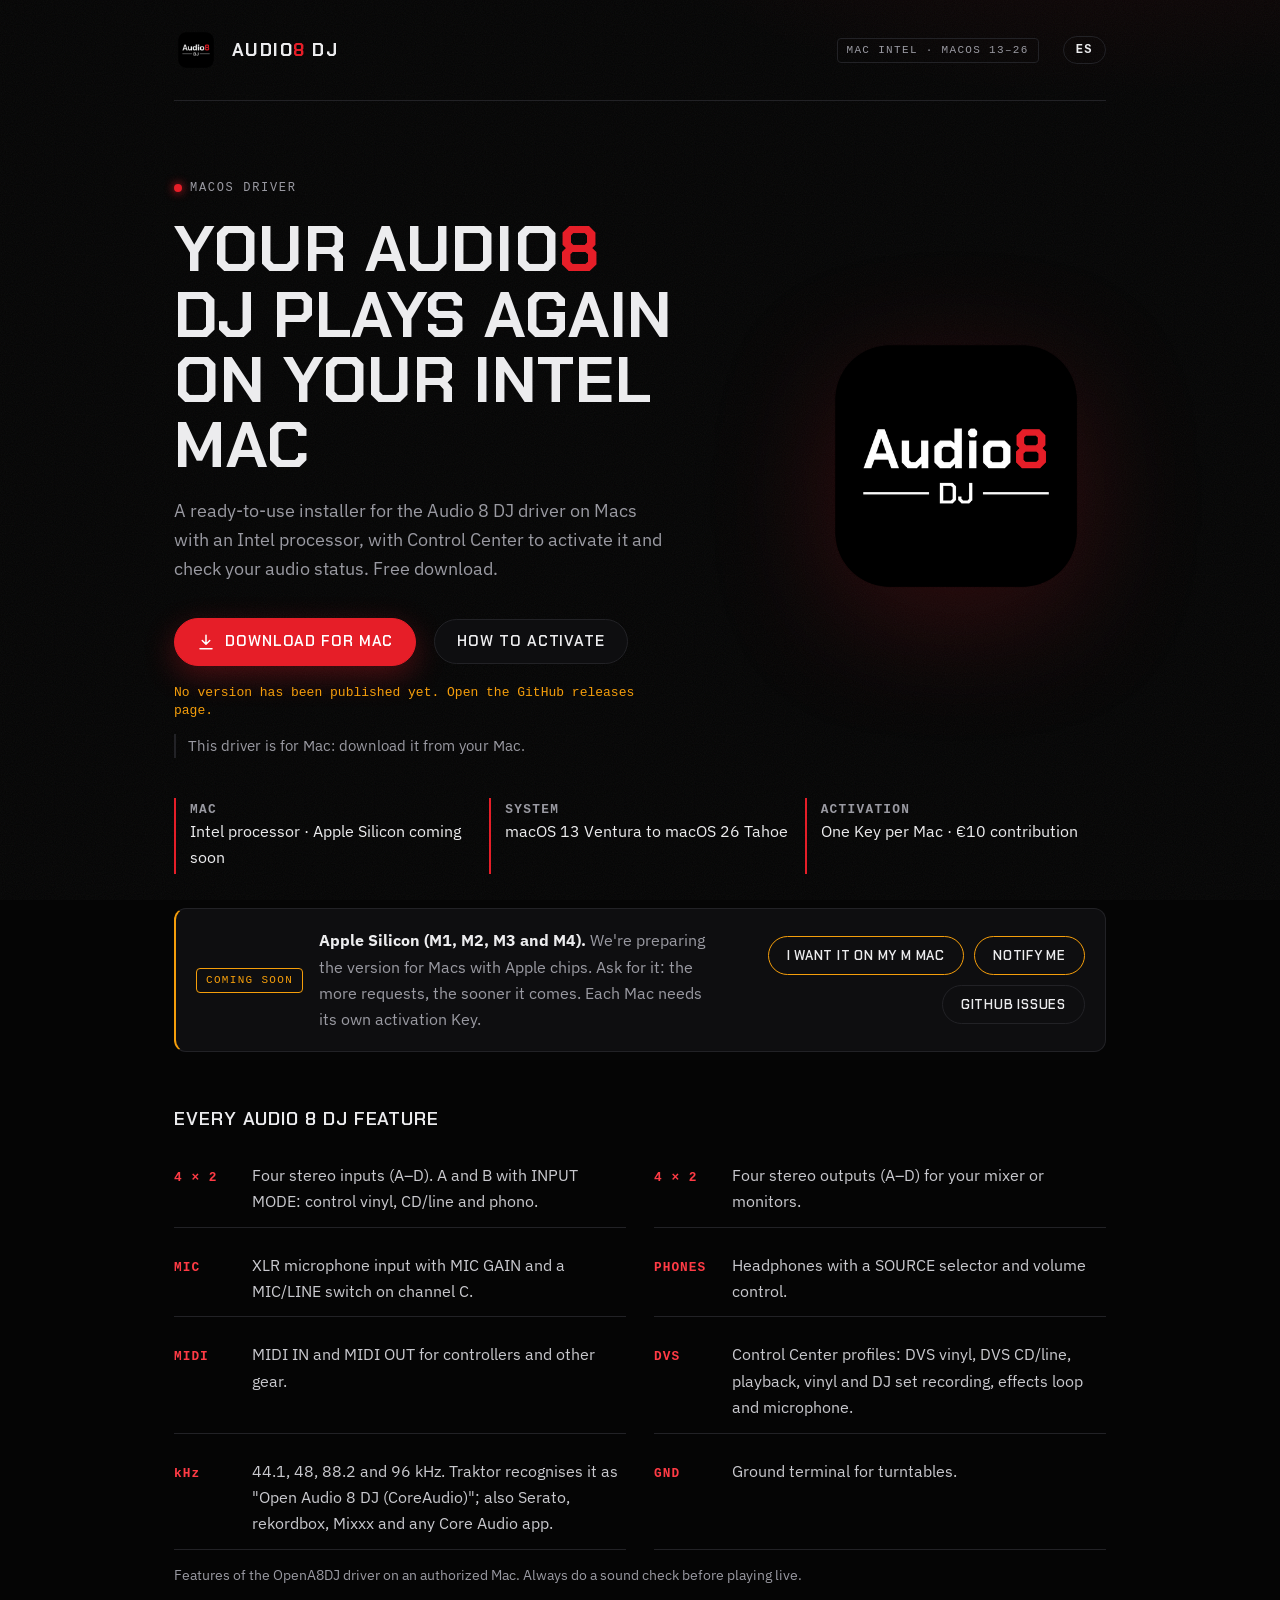
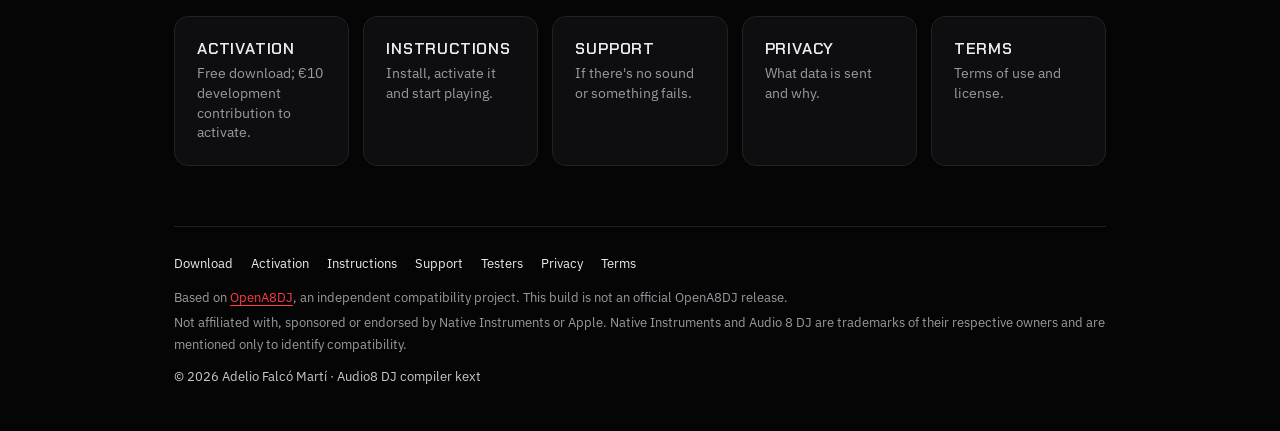
<file: index.html>
<!doctype html>
<html lang="es">
<head>
  <meta charset="utf-8" />
  <meta name="viewport" content="width=device-width, initial-scale=1" />
  <title data-es="Audio8 DJ para Mac Intel · Descarga" data-en="Audio8 DJ for Intel Macs · Download">Audio8 DJ para Mac Intel · Descarga</title>
  <meta name="description" content="Driver para usar la Audio 8 DJ en Macs con procesador Intel. Driver to use the Audio 8 DJ on Intel Macs. Basado en OpenA8DJ / Based on OpenA8DJ." />
  <meta name="theme-color" content="#050505" />
  <script>(function(){var l;try{l=localStorage.getItem("a8dj-lang")}catch(e){}if(l!=="es"&&l!=="en")l=/^es\b/i.test(navigator.language||"")?"es":"en";document.documentElement.lang=l})();</script>
  <link rel="icon" href="assets/favicon.ico" sizes="any" />
  <link rel="icon" type="image/png" href="assets/icon-512.png" />
  <link rel="apple-touch-icon" href="assets/apple-touch-icon.png" />
  <link rel="stylesheet" href="assets/style.css" />
</head>
<body>
  <div class="wrap">
    <header class="top">
      <a href="index.html" data-testid="site-home-link"><img src="assets/icon-512.png" alt="" /><span class="brand">Audio<b>8</b> DJ</span></a>
      <span class="tag"><span data-as="soon">Mac Intel · macOS 13–26</span><span data-as="ok">Intel + Apple Silicon · macOS 13–26</span></span>
      <button id="lang-toggle" class="lang" type="button" data-testid="lang-toggle">EN</button>
    </header>

    <section class="hero">
      <div>
        <span class="eyebrow"><span class="led"></span> <span data-l="es">Driver para macOS</span><span data-l="en">macOS driver</span></span>
        <h1 data-l="es" data-as="soon">Tu Audio<span class="r">8</span> DJ vuelve a sonar en tu Mac Intel</h1>
        <h1 data-l="es" data-as="ok">Tu Audio<span class="r">8</span> DJ vuelve a sonar en tu Mac</h1>
        <h1 data-l="en" data-as="soon">Your Audio<span class="r">8</span> DJ plays again on your Intel Mac</h1>
        <h1 data-l="en" data-as="ok">Your Audio<span class="r">8</span> DJ plays again on your Mac</h1>
        <p class="lead" data-l="es" data-as="ok">Instaladores listos para usar del driver de la Audio 8 DJ para Macs Intel y Apple Silicon, con Control Center para activarlo y comprobar el estado del audio. Descarga gratuita.</p>
        <p class="lead" data-l="es" data-as="soon">Instalador listo para usar del driver de la Audio 8 DJ para Macs con procesador Intel, con Control Center para activarlo y comprobar el estado del audio. Descarga gratuita.</p>
        <p class="lead" data-l="en" data-as="ok">Ready-to-use installers for the Audio 8 DJ driver on Intel and Apple Silicon Macs, with Control Center to activate it and check your audio status. Free download.</p>
        <p class="lead" data-l="en" data-as="soon">A ready-to-use installer for the Audio 8 DJ driver on Macs with an Intel processor, with Control Center to activate it and check your audio status. Free download.</p>
        <div class="download">
          <a id="download-btn" class="btn btn-primary" href="#" data-testid="download-btn">
            <svg viewBox="0 0 24 24" fill="none" stroke="currentColor" stroke-width="2" stroke-linecap="round" stroke-linejoin="round"><path d="M12 3v12m0 0l-5-5m5 5l5-5M4 21h16"/></svg>
            <span data-l="es">Descargar para Mac</span><span data-l="en">Download for Mac</span>
          </a>
          <a class="btn" href="activar.html" data-testid="activate-btn"><span data-l="es">Cómo se activa</span><span data-l="en">How to activate</span></a>
          <span id="download-meta" data-testid="download-meta"></span>
        </div>
        <p id="mac-detect" class="mac-detect" data-testid="mac-detect"></p>
      </div>
      <img src="assets/icon-512.png" alt="Audio8 DJ" />
    </section>

    <section class="req" data-testid="requirements">
      <div><b>Mac</b><span data-as="soon"><span data-l="es">Procesador Intel · Apple Silicon, próximamente</span><span data-l="en">Intel processor · Apple Silicon coming soon</span></span><span data-as="ok"><span data-l="es">Intel y Apple Silicon (M1–M4)</span><span data-l="en">Intel and Apple Silicon (M1–M4)</span></span></div>
      <div><b data-l="es">Sistema</b><b data-l="en">System</b><span data-l="es">macOS 13 Ventura a macOS 26 Tahoe</span><span data-l="en">macOS 13 Ventura to macOS 26 Tahoe</span></div>
      <div><b data-l="es">Activación</b><b data-l="en">Activation</b><span data-l="es">Una Key por Mac · aportación de 10 €</span><span data-l="en">One Key per Mac · €10 contribution</span></div>
    </section>

    <section class="soon" data-as="soon" data-testid="apple-silicon-soon">
      <span class="soon-tag" data-l="es">Próximamente</span><span class="soon-tag" data-l="en">Coming soon</span>
      <p data-l="es"><b>Apple Silicon (M1, M2, M3 y M4).</b> Estamos preparando la versión para Macs con chip de Apple. Pide la tuya: cuantas más solicitudes, antes llegará. Cada Mac lleva su propia Key de activación.</p>
      <p data-l="en"><b>Apple Silicon (M1, M2, M3 and M4).</b> We're preparing the version for Macs with Apple chips. Ask for it: the more requests, the sooner it comes. Each Mac needs its own activation Key.</p>
      <div class="soon-actions">
        <a class="btn soon-btn" data-gh-issue="request" href="#" target="_blank" rel="noopener" data-testid="request-btn"><span data-l="es">Lo quiero en mi Mac M</span><span data-l="en">I want it on my M Mac</span> <b class="count" data-gh-count="request" data-testid="request-count"></b></a>
        <a class="btn soon-btn" data-l="es" data-notify="es" href="#" data-testid="notify-btn-es">Avísame</a>
        <a class="btn soon-btn" data-l="en" data-notify="en" href="#" data-testid="notify-btn-en">Notify me</a>
        <a class="btn soon-btn ghost" data-gh-issues href="#" target="_blank" rel="noopener" data-testid="issues-btn-soon"><span data-l="es">Issues en GitHub</span><span data-l="en">GitHub issues</span></a>
      </div>
    </section>
    <section class="soon ok" data-as="ok" data-testid="apple-silicon-ok">
      <span class="soon-tag" data-l="es">Compatible</span><span class="soon-tag" data-l="en">Compatible</span>
      <p data-l="es"><b>Compatible con Apple Silicon (M1, M2, M3 y M4).</b> El DMG trae un instalador para Intel y otro para Macs con chip de Apple. Si lo pruebas en un Mac M, cuéntanos cómo te va. Cada Mac lleva su propia Key de activación.</p>
      <p data-l="en"><b>Compatible with Apple Silicon (M1, M2, M3 and M4).</b> The DMG includes one installer for Intel and one for Macs with Apple chips. If you try it on an M Mac, tell us how it goes. Each Mac needs its own activation Key.</p>
      <div class="soon-actions">
        <a class="btn soon-btn" data-gh-issue="tester" href="#" target="_blank" rel="noopener" data-testid="tester-btn"><span data-l="es">Lo he probado en mi Mac M</span><span data-l="en">I tested it on my M Mac</span> <b class="count" data-gh-count="tester" data-testid="tester-count"></b></a>
        <a class="btn soon-btn ghost" data-gh-issues href="#" target="_blank" rel="noopener" data-testid="issues-btn-ok"><span data-l="es">Issues en GitHub</span><span data-l="en">GitHub issues</span></a>
      </div>
    </section>

    <section class="features" data-testid="features">
      <h2 data-l="es">Todas las funciones de la Audio 8 DJ</h2>
      <h2 data-l="en">Every Audio 8 DJ feature</h2>
      <ul>
        <li><b>4 × 2</b><span data-l="es">Cuatro entradas estéreo (A–D). A y B con INPUT MODE: vinilo de control, CD/línea y phono.</span><span data-l="en">Four stereo inputs (A–D). A and B with INPUT MODE: control vinyl, CD/line and phono.</span></li>
        <li><b>4 × 2</b><span data-l="es">Cuatro salidas estéreo (A–D) para el mezclador o los monitores.</span><span data-l="en">Four stereo outputs (A–D) for your mixer or monitors.</span></li>
        <li><b>MIC</b><span data-l="es">Entrada XLR para micrófono con MIC GAIN y selector MIC/LINE en el canal C.</span><span data-l="en">XLR microphone input with MIC GAIN and a MIC/LINE switch on channel C.</span></li>
        <li><b>PHONES</b><span data-l="es">Auriculares con selector SOURCE y control de volumen.</span><span data-l="en">Headphones with a SOURCE selector and volume control.</span></li>
        <li><b>MIDI</b><span data-l="es">MIDI IN y MIDI OUT para controladores y otros equipos.</span><span data-l="en">MIDI IN and MIDI OUT for controllers and other gear.</span></li>
        <li><b>DVS</b><span data-l="es">Perfiles en Control Center: DVS vinilo, DVS CD/línea, reproducción, grabación de vinilos y de sesiones, efectos y micrófono.</span><span data-l="en">Control Center profiles: DVS vinyl, DVS CD/line, playback, vinyl and DJ set recording, effects loop and microphone.</span></li>
        <li><b>kHz</b><span data-l="es">44,1, 48, 88,2 y 96 kHz. Traktor la reconoce como «Open Audio 8 DJ (CoreAudio)»; también Serato, rekordbox, Mixxx y cualquier app de Core Audio.</span><span data-l="en">44.1, 48, 88.2 and 96 kHz. Traktor recognises it as "Open Audio 8 DJ (CoreAudio)"; also Serato, rekordbox, Mixxx and any Core Audio app.</span></li>
        <li><b>GND</b><span data-l="es">Toma de tierra para platos.</span><span data-l="en">Ground terminal for turntables.</span></li>
      </ul>
      <p class="fine" data-l="es">Funciones del driver OpenA8DJ en un Mac autorizado. Haz siempre una prueba de sonido antes de actuar.</p>
      <p class="fine" data-l="en">Features of the OpenA8DJ driver on an authorized Mac. Always do a sound check before playing live.</p>
    </section>

    <nav class="nav" data-testid="site-nav">
      <a class="card" href="activar.html" data-testid="nav-activate"><span data-l="es">Activación</span><span data-l="en">Activation</span><small data-l="es">Descarga gratis; aportación de 10 € al desarrollo para activar.</small><small data-l="en">Free download; €10 development contribution to activate.</small></a>
      <a class="card" href="instrucciones.html" data-testid="nav-instructions"><span data-l="es">Instrucciones</span><span data-l="en">Instructions</span><small data-l="es">Instalar, activar y empezar a pinchar.</small><small data-l="en">Install, activate it and start playing.</small></a>
      <a class="card" href="soporte.html" data-testid="nav-support"><span data-l="es">Soporte</span><span data-l="en">Support</span><small data-l="es">Si no suena o algo falla.</small><small data-l="en">If there's no sound or something fails.</small></a>
      <a class="card" href="privacidad.html" data-testid="nav-privacy"><span data-l="es">Privacidad</span><span data-l="en">Privacy</span><small data-l="es">Qué datos se envían y por qué.</small><small data-l="en">What data is sent and why.</small></a>
      <a class="card" href="terminos.html" data-testid="nav-terms"><span data-l="es">Términos</span><span data-l="en">Terms</span><small data-l="es">Condiciones de uso y licencia.</small><small data-l="en">Terms of use and license.</small></a>
    </nav>

    <footer>
      <nav><a href="index.html"><span data-l="es">Descarga</span><span data-l="en">Download</span></a><a href="activar.html"><span data-l="es">Activación</span><span data-l="en">Activation</span></a><a href="instrucciones.html"><span data-l="es">Instrucciones</span><span data-l="en">Instructions</span></a><a href="soporte.html"><span data-l="es">Soporte</span><span data-l="en">Support</span></a><a href="testers.html">Testers</a><a href="privacidad.html"><span data-l="es">Privacidad</span><span data-l="en">Privacy</span></a><a href="terminos.html"><span data-l="es">Términos</span><span data-l="en">Terms</span></a></nav>
      <p data-l="es">Basado en <a href="https://github.com/fersantxez/OpenA8DJ">OpenA8DJ</a>, un proyecto independiente de compatibilidad. Esta compilación no es una versión oficial de OpenA8DJ.</p>
      <p data-l="en">Based on <a href="https://github.com/fersantxez/OpenA8DJ">OpenA8DJ</a>, an independent compatibility project. This build is not an official OpenA8DJ release.</p>
      <p data-l="es">No está afiliado, patrocinado ni respaldado por Native Instruments ni Apple. Native Instruments y Audio 8 DJ son marcas de sus respectivos propietarios y se mencionan solo para indicar compatibilidad.</p>
      <p data-l="en">Not affiliated with, sponsored or endorsed by Native Instruments or Apple. Native Instruments and Audio 8 DJ are trademarks of their respective owners and are mentioned only to identify compatibility.</p>
      <p class="copy" data-testid="site-copyright">© <span data-year></span> Adelio Falcó Martí · Audio8 DJ compiler kext</p>
    </footer>
  </div>
  <script src="config.js"></script>
  <script src="assets/app.js"></script>
</body>
</html>
</file>
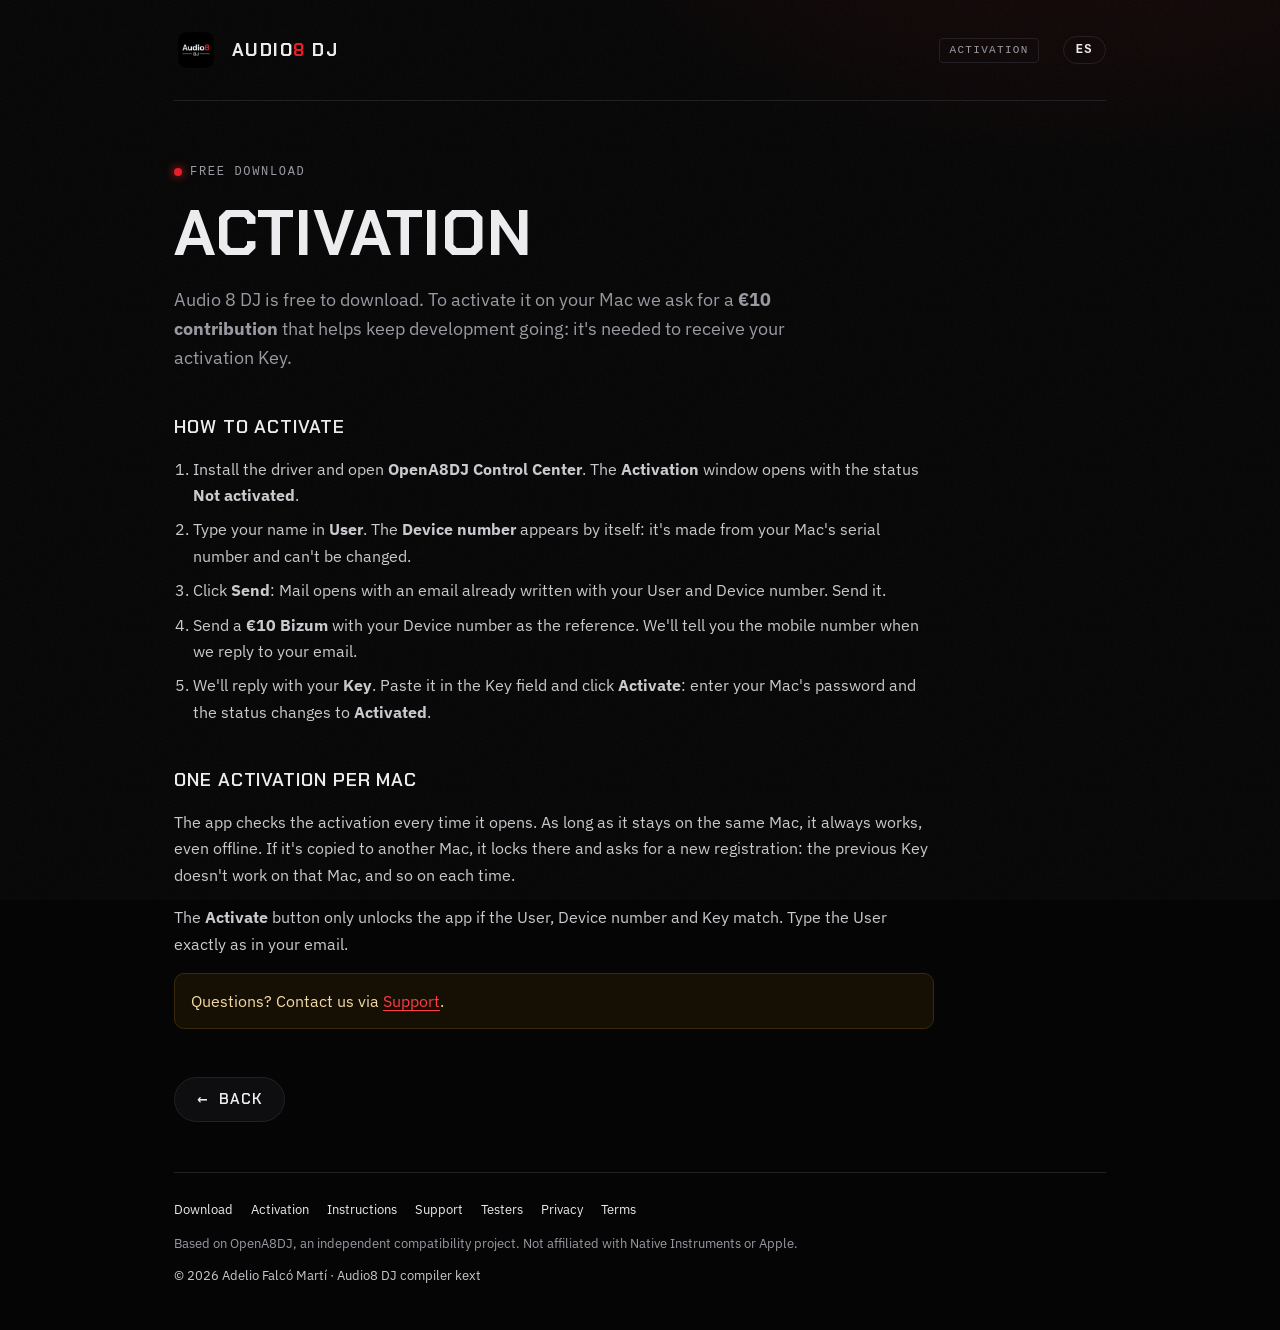
<file: activar.html>
<!doctype html>
<html lang="es">
<head>
  <meta charset="utf-8" />
  <meta name="viewport" content="width=device-width, initial-scale=1" />
  <title data-es="Activación · Audio8 DJ para Mac Intel" data-en="Activation · Audio8 DJ for Intel Macs">Activación · Audio8 DJ para Mac Intel</title>
  <meta name="theme-color" content="#050505" />
  <script>(function(){var l;try{l=localStorage.getItem("a8dj-lang")}catch(e){}if(l!=="es"&&l!=="en")l=/^es\b/i.test(navigator.language||"")?"es":"en";document.documentElement.lang=l})();</script>
  <link rel="icon" href="assets/favicon.ico" sizes="any" />
  <link rel="apple-touch-icon" href="assets/apple-touch-icon.png" />
  <link rel="stylesheet" href="assets/style.css" />
</head>
<body>
  <div class="wrap">
    <header class="top">
      <a href="index.html" data-testid="site-home-link"><img src="assets/icon-512.png" alt="" /><span class="brand">Audio<b>8</b> DJ</span></a>
      <span class="tag"><span data-l="es">Activación</span><span data-l="en">Activation</span></span>
      <button id="lang-toggle" class="lang" type="button" data-testid="lang-toggle">EN</button>
    </header>

    <article data-testid="activation-page">
      <div data-l="es">
        <span class="eyebrow"><span class="led"></span> Descarga gratuita</span>
        <h1>Activación</h1>
        <p class="lead">Audio 8 DJ se descarga gratis. Para activarla en tu Mac te pedimos una <b>aportación de 10 €</b> que ayuda a mantener el desarrollo: es necesaria para recibir tu Key de activación.</p>

        <h2>Cómo se activa</h2>
        <ol data-testid="activation-steps-es">
          <li>Instala el driver y abre <b>OpenA8DJ Control Center</b>. Se abre la ventana <b>Activación</b> con el estado <b>No activada</b>.</li>
          <li>Escribe tu nombre en <b>Usuario</b>. El <b>Nº de dispositivo</b> aparece solo: se calcula a partir del número de serie de tu Mac y no se puede cambiar.</li>
          <li>Pulsa <b>Enviar</b>: se abre Mail con un correo ya escrito con tu Usuario y tu Nº de dispositivo. Envíalo.</li>
          <li>Haz un <b>Bizum de 10 €</b> con tu Nº de dispositivo como concepto. <span data-bizum-es>El móvil te lo indicamos al responder tu correo.</span></li>
          <li>Te responderemos con tu <b>Key</b>. Pégala en el campo Key y pulsa <b>Activar</b>: introduce la contraseña del Mac y el estado pasará a <b>Activada</b>.</li>
        </ol>

        <h2>Una activación por Mac</h2>
        <p>La app comprueba la activación cada vez que se abre. Mientras siga en el mismo Mac, funciona siempre, también sin internet. Si se copia a otro Mac, allí se bloquea y avisa de que hay que activarla con un nuevo registro: la Key anterior no sirve en ese Mac, y así cada vez.</p>
        <p>El botón <b>Activar</b> solo desbloquea la app si el Usuario, el Nº de dispositivo y la Key coinciden. Escribe el Usuario igual que en tu correo.</p>
        <p class="note">¿Dudas? Escríbenos desde <a href="soporte.html">Soporte</a>.</p>
      </div>
      <div data-l="en">
        <span class="eyebrow"><span class="led"></span> Free download</span>
        <h1>Activation</h1>
        <p class="lead">Audio 8 DJ is free to download. To activate it on your Mac we ask for a <b>€10 contribution</b> that helps keep development going: it's needed to receive your activation Key.</p>

        <h2>How to activate</h2>
        <ol data-testid="activation-steps-en">
          <li>Install the driver and open <b>OpenA8DJ Control Center</b>. The <b>Activation</b> window opens with the status <b>Not activated</b>.</li>
          <li>Type your name in <b>User</b>. The <b>Device number</b> appears by itself: it's made from your Mac's serial number and can't be changed.</li>
          <li>Click <b>Send</b>: Mail opens with an email already written with your User and Device number. Send it.</li>
          <li>Send a <b>€10 Bizum</b> with your Device number as the reference. <span data-bizum-en>We'll tell you the mobile number when we reply to your email.</span></li>
          <li>We'll reply with your <b>Key</b>. Paste it in the Key field and click <b>Activate</b>: enter your Mac's password and the status changes to <b>Activated</b>.</li>
        </ol>

        <h2>One activation per Mac</h2>
        <p>The app checks the activation every time it opens. As long as it stays on the same Mac, it always works, even offline. If it's copied to another Mac, it locks there and asks for a new registration: the previous Key doesn't work on that Mac, and so on each time.</p>
        <p>The <b>Activate</b> button only unlocks the app if the User, Device number and Key match. Type the User exactly as in your email.</p>
        <p class="note">Questions? Contact us via <a href="soporte.html">Support</a>.</p>
      </div>

      <div class="back-row"><a class="btn" href="index.html" data-testid="back-btn">← <span data-l="es">Volver</span><span data-l="en">Back</span></a></div>
    </article>

    <footer>
      <nav><a href="index.html"><span data-l="es">Descarga</span><span data-l="en">Download</span></a><a href="activar.html"><span data-l="es">Activación</span><span data-l="en">Activation</span></a><a href="instrucciones.html"><span data-l="es">Instrucciones</span><span data-l="en">Instructions</span></a><a href="soporte.html"><span data-l="es">Soporte</span><span data-l="en">Support</span></a><a href="testers.html">Testers</a><a href="privacidad.html"><span data-l="es">Privacidad</span><span data-l="en">Privacy</span></a><a href="terminos.html"><span data-l="es">Términos</span><span data-l="en">Terms</span></a></nav>
      <p data-l="es">Basado en OpenA8DJ, un proyecto independiente de compatibilidad. No afiliado a Native Instruments ni Apple.</p>
      <p data-l="en">Based on OpenA8DJ, an independent compatibility project. Not affiliated with Native Instruments or Apple.</p>
      <p class="copy" data-testid="site-copyright">© <span data-year></span> Adelio Falcó Martí · Audio8 DJ compiler kext</p>
    </footer>
  </div>
  <script src="config.js"></script>
  <script src="assets/app.js"></script>
</body>
</html>
</file>
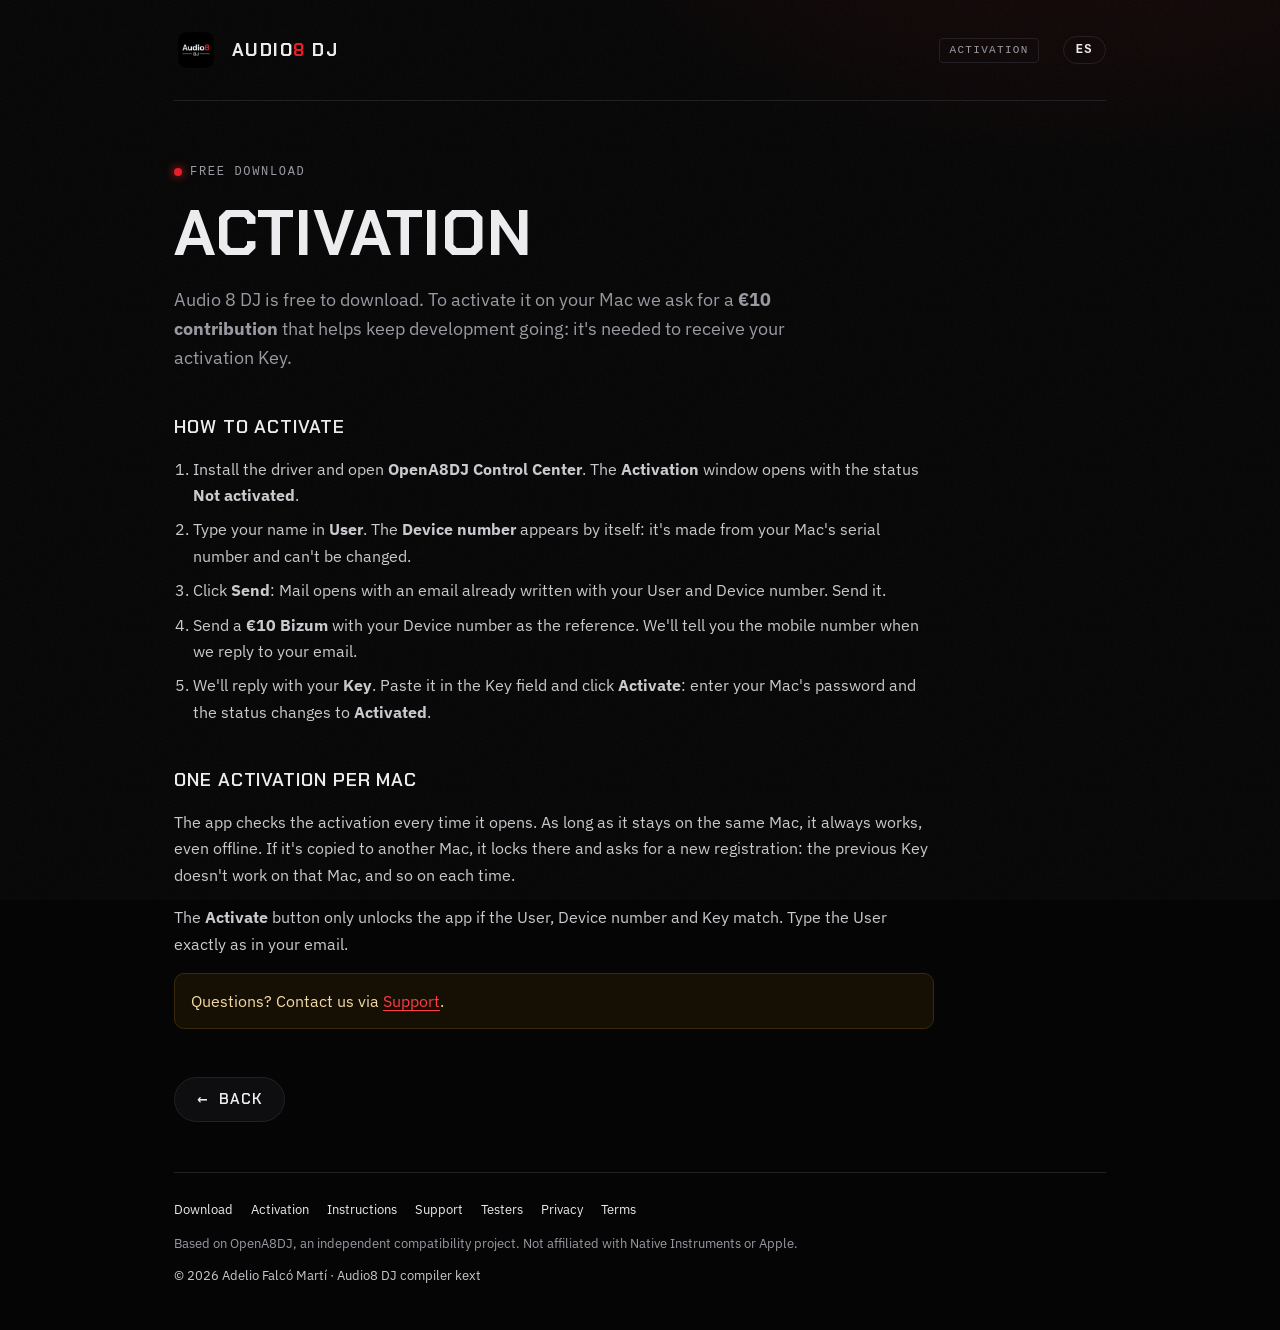
<file: comprar.html>
<!doctype html>
<html lang="es">
<head>
  <meta charset="utf-8" />
  <meta http-equiv="refresh" content="0; url=activar.html" />
  <link rel="canonical" href="activar.html" />
  <title>Audio8 DJ</title>
</head>
<body><a href="activar.html">Activación / Activation</a></body>
</html>
</file>
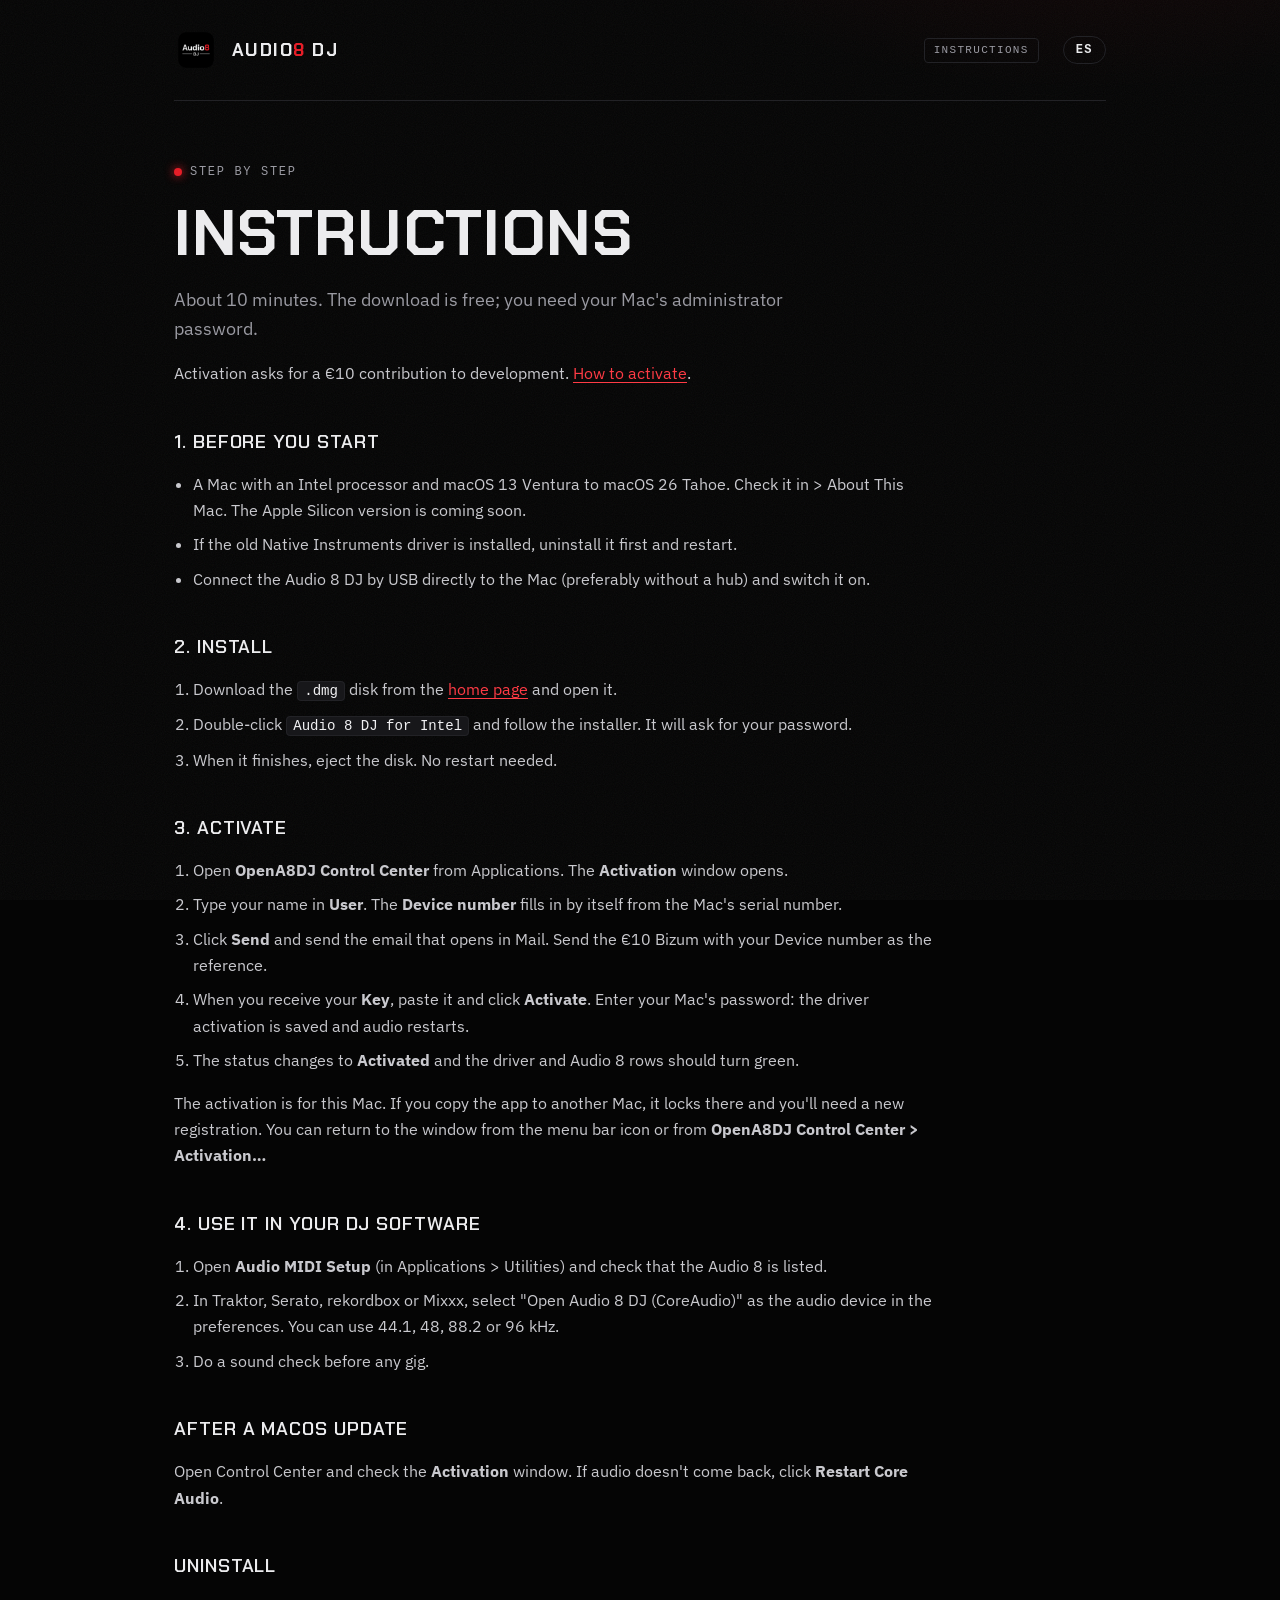
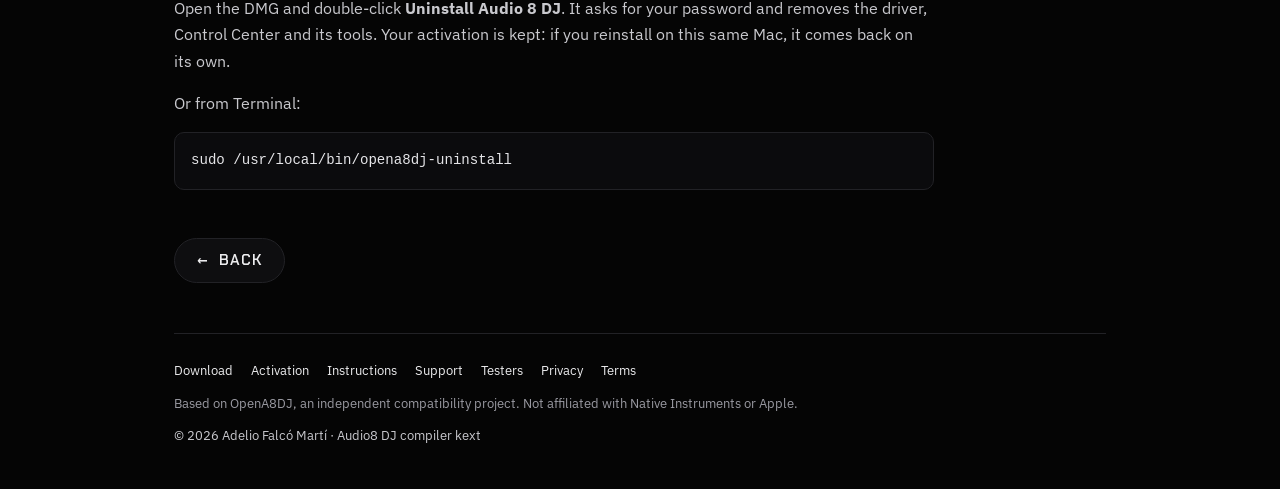
<file: instrucciones.html>
<!doctype html>
<html lang="es">
<head>
  <meta charset="utf-8" />
  <meta name="viewport" content="width=device-width, initial-scale=1" />
  <title data-es="Instrucciones · Audio8 DJ para Mac Intel" data-en="Instructions · Audio8 DJ for Intel Macs">Instrucciones · Audio8 DJ para Mac Intel</title>
  <meta name="theme-color" content="#050505" />
  <script>(function(){var l;try{l=localStorage.getItem("a8dj-lang")}catch(e){}if(l!=="es"&&l!=="en")l=/^es\b/i.test(navigator.language||"")?"es":"en";document.documentElement.lang=l})();</script>
  <link rel="icon" href="assets/favicon.ico" sizes="any" />
  <link rel="apple-touch-icon" href="assets/apple-touch-icon.png" />
  <link rel="stylesheet" href="assets/style.css" />
</head>
<body>
  <div class="wrap">
    <header class="top">
      <a href="index.html" data-testid="site-home-link"><img src="assets/icon-512.png" alt="" /><span class="brand">Audio<b>8</b> DJ</span></a>
      <span class="tag"><span data-l="es">Instrucciones</span><span data-l="en">Instructions</span></span>
      <button id="lang-toggle" class="lang" type="button" data-testid="lang-toggle">EN</button>
    </header>

    <article data-testid="instructions-page">
      <div data-l="es">
        <span class="eyebrow"><span class="led"></span> Paso a paso</span>
        <h1>Instrucciones</h1>
        <p class="lead">Unos 10 minutos. La descarga es gratis; necesitas la contraseña de administrador de tu Mac.</p>
        <p>Para activarla se pide una aportación de 10 € al desarrollo. <a href="activar.html">Cómo se activa</a>.</p>

        <h2>1. Antes de empezar</h2>
        <ul>
          <li><span data-as="ok">Mac Intel o Apple Silicon</span><span data-as="soon">Mac con procesador Intel</span> y macOS 13 Ventura a macOS 26 Tahoe. Lo ves en  &gt; Acerca de este Mac. <span data-as="soon">La versión para Apple Silicon llegará próximamente.</span></li>
          <li>Si tenías instalado el driver antiguo de Native Instruments, desinstálalo primero y reinicia.</li>
          <li>Conecta la Audio 8 DJ por USB directamente al Mac (mejor sin hub) y enciéndela.</li>
        </ul>

        <h2>2. Instalar</h2>
        <ol>
          <li>Descarga el disco <code>.dmg</code> desde la <a href="index.html">página principal</a> y ábrelo.</li>
          <li data-as="soon">Haz doble clic en <code>Audio 8 DJ for Intel</code> y sigue el instalador. Te pedirá tu contraseña.</li>
          <li data-as="ok">Dentro hay dos instaladores. Mira  &gt; Acerca de este Mac: si pone <b>Procesador Intel</b>, haz doble clic en <code>Audio 8 DJ for Intel</code>; si pone <b>Chip Apple M…</b>, en <code>Audio 8 DJ for Apple Silicon</code>. Sigue el instalador; te pedirá tu contraseña. Si eliges el que no es, el instalador te avisa.</li>
          <li>Al terminar, expulsa el disco. No hace falta reiniciar.</li>
        </ol>

        <h2>3. Activar</h2>
        <ol>
          <li>Abre <b>OpenA8DJ Control Center</b> desde Aplicaciones. Se abre la ventana <b>Activación</b>.</li>
          <li>Escribe tu nombre en <b>Usuario</b>. El <b>Nº de dispositivo</b> se rellena solo a partir del número de serie del Mac.</li>
          <li>Pulsa <b>Enviar</b> y envía el correo que se abre en Mail. Haz el Bizum de 10 € con tu Nº de dispositivo como concepto.</li>
          <li>Cuando recibas tu <b>Key</b>, pégala y pulsa <b>Activar</b>. Introduce la contraseña del Mac: se guarda la activación del driver y se reinicia el audio.</li>
          <li>El estado pasa a <b>Activada</b> y las filas del driver y de la Audio 8 deben ponerse en verde.</li>
        </ol>
        <p>La activación es para este Mac. Si copias la app a otro Mac, allí se bloquea y tendrás que activarla con un nuevo registro. Puedes volver a la ventana desde el icono de la barra de menús o desde el menú <b>OpenA8DJ Control Center &gt; Activación…</b></p>

        <h2>4. Usarla en tu software de DJ</h2>
        <ol>
          <li>Abre <b>Configuración de Audio MIDI</b> (en Aplicaciones &gt; Utilidades) y comprueba que aparece la Audio 8.</li>
          <li>En Traktor, Serato, rekordbox o Mixxx, elige «Open Audio 8 DJ (CoreAudio)» como dispositivo de audio en las preferencias. Puedes usar 44,1, 48, 88,2 o 96 kHz.</li>
          <li>Haz una prueba de sonido antes de cualquier actuación.</li>
        </ol>

        <h2>Después de actualizar macOS</h2>
        <p>Abre Control Center y revisa la ventana <b>Activation</b>. Si el audio no vuelve, pulsa <b>Reiniciar Core Audio</b>.</p>

        <h2>Desinstalar</h2>
        <p>Abre el DMG y haz doble clic en <b>Uninstall Audio 8 DJ</b>. Pide tu contraseña y quita el driver, Control Center y sus herramientas. Tu activación se guarda: si vuelves a instalarlo en este mismo Mac, se recupera sola.</p>
        <p>También desde Terminal:</p>
        <pre>sudo /usr/local/bin/opena8dj-uninstall</pre>
      </div>

      <div data-l="en">
        <span class="eyebrow"><span class="led"></span> Step by step</span>
        <h1>Instructions</h1>
        <p class="lead">About 10 minutes. The download is free; you need your Mac's administrator password.</p>
        <p>Activation asks for a €10 contribution to development. <a href="activar.html">How to activate</a>.</p>

        <h2>1. Before you start</h2>
        <ul>
          <li><span data-as="ok">An Intel or Apple Silicon Mac</span><span data-as="soon">A Mac with an Intel processor</span> and macOS 13 Ventura to macOS 26 Tahoe. Check it in  &gt; About This Mac. <span data-as="soon">The Apple Silicon version is coming soon.</span></li>
          <li>If the old Native Instruments driver is installed, uninstall it first and restart.</li>
          <li>Connect the Audio 8 DJ by USB directly to the Mac (preferably without a hub) and switch it on.</li>
        </ul>

        <h2>2. Install</h2>
        <ol>
          <li>Download the <code>.dmg</code> disk from the <a href="index.html">home page</a> and open it.</li>
          <li data-as="soon">Double-click <code>Audio 8 DJ for Intel</code> and follow the installer. It will ask for your password.</li>
          <li data-as="ok">There are two installers inside. Check  &gt; About This Mac: if it says <b>Intel processor</b>, double-click <code>Audio 8 DJ for Intel</code>; if it says <b>Apple M… chip</b>, <code>Audio 8 DJ for Apple Silicon</code>. Follow the installer; it will ask for your password. If you pick the wrong one, the installer tells you.</li>
          <li>When it finishes, eject the disk. No restart needed.</li>
        </ol>

        <h2>3. Activate</h2>
        <ol>
          <li>Open <b>OpenA8DJ Control Center</b> from Applications. The <b>Activation</b> window opens.</li>
          <li>Type your name in <b>User</b>. The <b>Device number</b> fills in by itself from the Mac's serial number.</li>
          <li>Click <b>Send</b> and send the email that opens in Mail. Send the €10 Bizum with your Device number as the reference.</li>
          <li>When you receive your <b>Key</b>, paste it and click <b>Activate</b>. Enter your Mac's password: the driver activation is saved and audio restarts.</li>
          <li>The status changes to <b>Activated</b> and the driver and Audio 8 rows should turn green.</li>
        </ol>
        <p>The activation is for this Mac. If you copy the app to another Mac, it locks there and you'll need a new registration. You can return to the window from the menu bar icon or from <b>OpenA8DJ Control Center &gt; Activation…</b></p>

        <h2>4. Use it in your DJ software</h2>
        <ol>
          <li>Open <b>Audio MIDI Setup</b> (in Applications &gt; Utilities) and check that the Audio 8 is listed.</li>
          <li>In Traktor, Serato, rekordbox or Mixxx, select "Open Audio 8 DJ (CoreAudio)" as the audio device in the preferences. You can use 44.1, 48, 88.2 or 96 kHz.</li>
          <li>Do a sound check before any gig.</li>
        </ol>

        <h2>After a macOS update</h2>
        <p>Open Control Center and check the <b>Activation</b> window. If audio doesn't come back, click <b>Restart Core Audio</b>.</p>

        <h2>Uninstall</h2>
        <p>Open the DMG and double-click <b>Uninstall Audio 8 DJ</b>. It asks for your password and removes the driver, Control Center and its tools. Your activation is kept: if you reinstall on this same Mac, it comes back on its own.</p>
        <p>Or from Terminal:</p>
        <pre>sudo /usr/local/bin/opena8dj-uninstall</pre>
      </div>

      <div class="back-row"><a class="btn" href="index.html" data-testid="back-btn">← <span data-l="es">Volver</span><span data-l="en">Back</span></a></div>
    </article>

    <footer>
      <nav><a href="index.html"><span data-l="es">Descarga</span><span data-l="en">Download</span></a><a href="activar.html"><span data-l="es">Activación</span><span data-l="en">Activation</span></a><a href="instrucciones.html"><span data-l="es">Instrucciones</span><span data-l="en">Instructions</span></a><a href="soporte.html"><span data-l="es">Soporte</span><span data-l="en">Support</span></a><a href="testers.html">Testers</a><a href="privacidad.html"><span data-l="es">Privacidad</span><span data-l="en">Privacy</span></a><a href="terminos.html"><span data-l="es">Términos</span><span data-l="en">Terms</span></a></nav>
      <p data-l="es">Basado en OpenA8DJ, un proyecto independiente de compatibilidad. No afiliado a Native Instruments ni Apple.</p>
      <p data-l="en">Based on OpenA8DJ, an independent compatibility project. Not affiliated with Native Instruments or Apple.</p>
      <p class="copy" data-testid="site-copyright">© <span data-year></span> Adelio Falcó Martí · Audio8 DJ compiler kext</p>
    </footer>
  </div>
  <script src="config.js"></script>
  <script src="assets/app.js"></script>
</body>
</html>
</file>
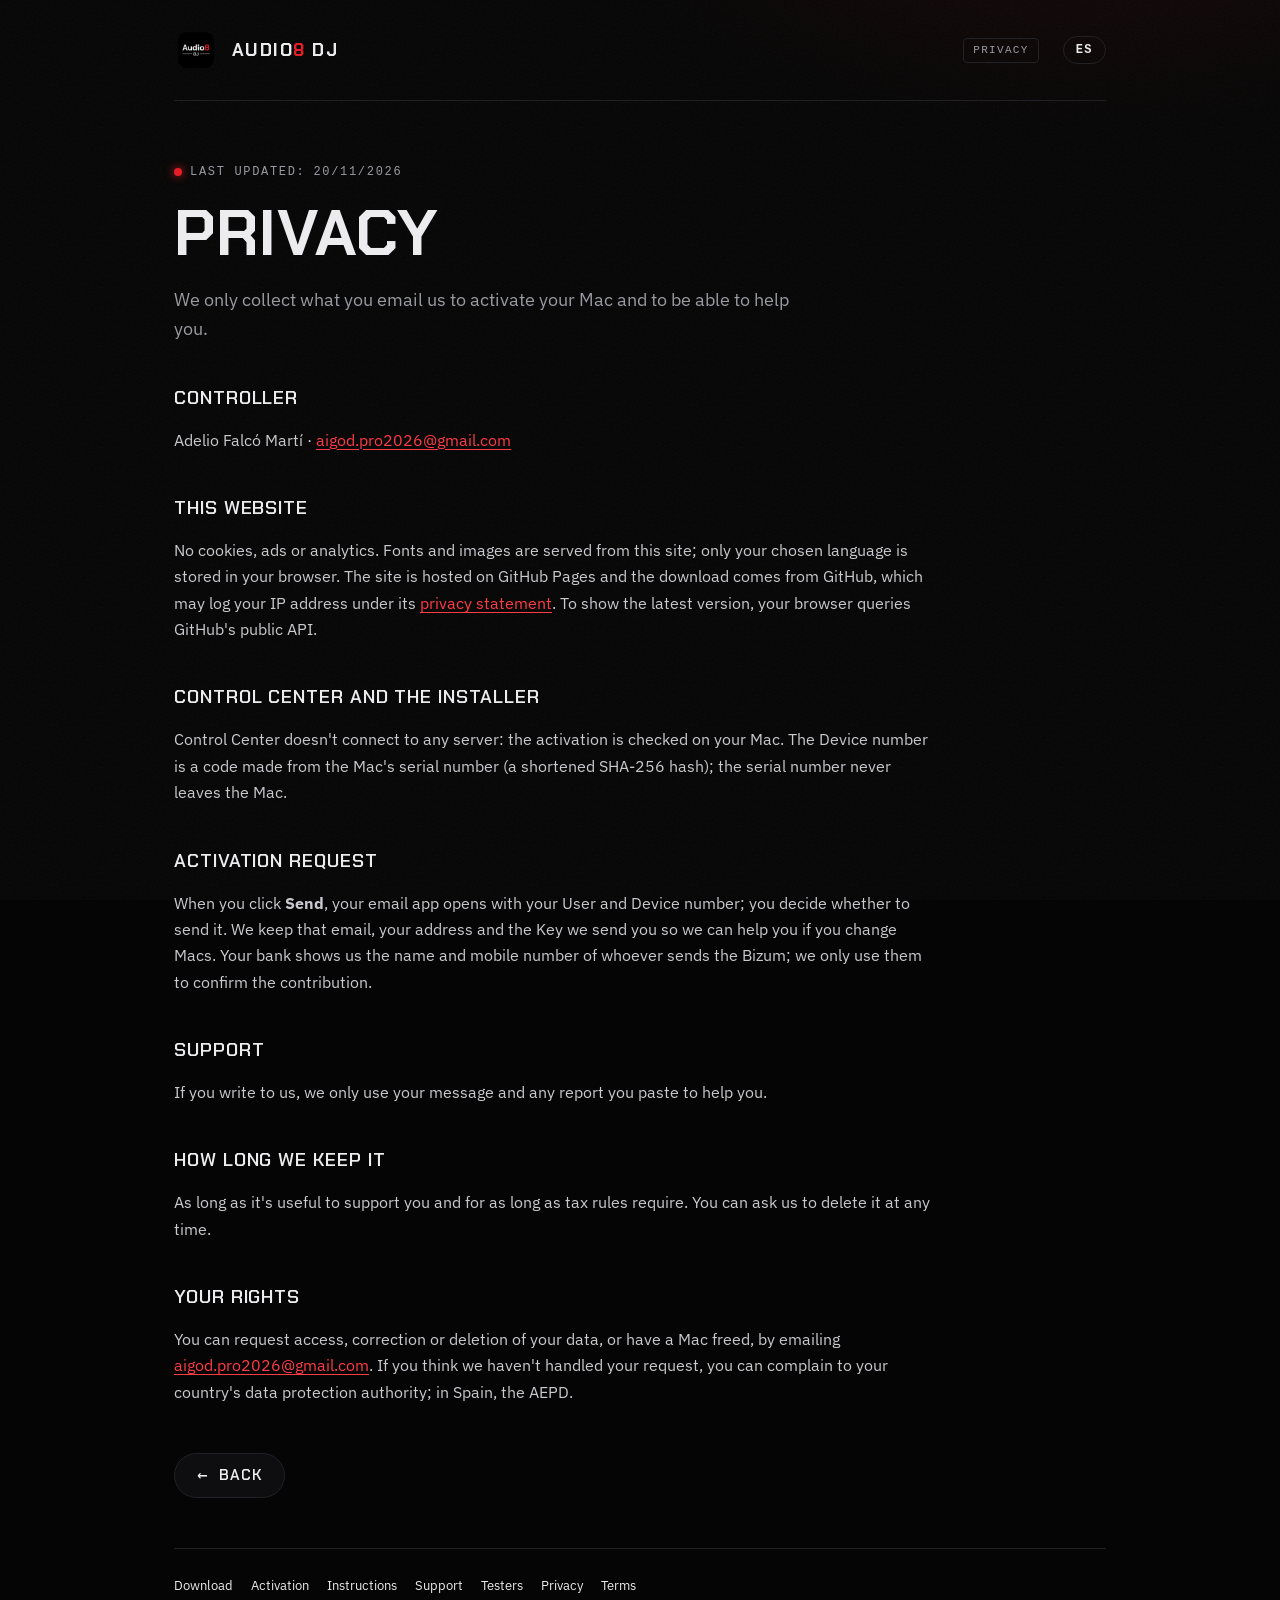
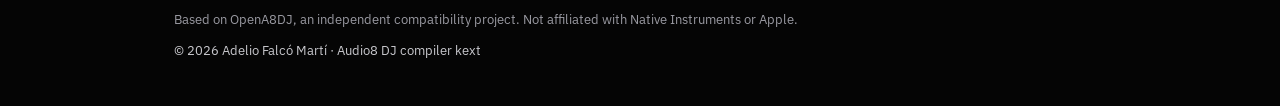
<file: privacidad.html>
<!doctype html>
<html lang="es">
<head>
  <meta charset="utf-8" />
  <meta name="viewport" content="width=device-width, initial-scale=1" />
  <title data-es="Privacidad · Audio8 DJ para Mac Intel" data-en="Privacy · Audio8 DJ for Intel Macs">Privacidad · Audio8 DJ para Mac Intel</title>
  <meta name="theme-color" content="#050505" />
  <script>(function(){var l;try{l=localStorage.getItem("a8dj-lang")}catch(e){}if(l!=="es"&&l!=="en")l=/^es\b/i.test(navigator.language||"")?"es":"en";document.documentElement.lang=l})();</script>
  <link rel="icon" href="assets/favicon.ico" sizes="any" />
  <link rel="apple-touch-icon" href="assets/apple-touch-icon.png" />
  <link rel="stylesheet" href="assets/style.css" />
</head>
<body>
  <div class="wrap">
    <header class="top">
      <a href="index.html" data-testid="site-home-link"><img src="assets/icon-512.png" alt="" /><span class="brand">Audio<b>8</b> DJ</span></a>
      <span class="tag"><span data-l="es">Privacidad</span><span data-l="en">Privacy</span></span>
      <button id="lang-toggle" class="lang" type="button" data-testid="lang-toggle">EN</button>
    </header>

    <article data-testid="privacy-page">
      <div data-l="es">
        <span class="eyebrow"><span class="led"></span> Última actualización: <span data-updated></span></span>
        <h1>Privacidad</h1>
        <p class="lead">Solo recogemos lo que nos envías por correo para activar tu Mac y poder ayudarte.</p>

        <h2>Responsable</h2>
        <p><span data-owner></span> · <a data-email href="#"></a></p>

        <h2>Esta web</h2>
        <p>No usa cookies, publicidad ni analítica. Las fuentes y las imágenes se sirven desde la propia web; solo se guarda en tu navegador el idioma que elijas. La web está alojada en GitHub Pages y la descarga se hace desde GitHub, que puede registrar tu dirección IP según su <a href="https://docs.github.com/es/site-policy/privacy-policies/github-general-privacy-statement">declaración de privacidad</a>. Para mostrar la última versión, tu navegador consulta la API pública de GitHub.</p>

        <h2>Control Center y el instalador</h2>
        <p>Control Center no se conecta a ningún servidor: la activación se comprueba en tu Mac. El Nº de dispositivo es un código calculado a partir del número de serie del Mac (hash SHA-256 recortado); el número de serie no sale del Mac.</p>

        <h2>Solicitud de activación</h2>
        <p>Al pulsar <b>Enviar</b> se abre tu programa de correo con tu Usuario y tu Nº de dispositivo; tú decides si lo envías. Guardamos ese correo, tu dirección y la Key que te enviamos para poder ayudarte si cambias de Mac. Tu banco nos muestra el nombre y el móvil de quien envía el Bizum; solo los usamos para comprobar la aportación.</p>

        <h2>Soporte</h2>
        <p>Si nos escribes, usamos tu mensaje y el informe que pegues solo para ayudarte.</p>

        <h2>Cuánto tiempo los guardamos</h2>
        <p>Mientras sea útil para darte soporte y durante el tiempo que exija la normativa fiscal. Puedes pedir que los borremos cuando quieras.</p>

        <h2>Tus derechos</h2>
        <p>Puedes pedir acceso, rectificación o supresión de tus datos, escribiendo a <a data-email href="#"></a>. Si crees que no hemos atendido tu solicitud, puedes reclamar ante la autoridad de protección de datos de tu país; en España, la AEPD.</p>
      </div>

      <div data-l="en">
        <span class="eyebrow"><span class="led"></span> Last updated: <span data-updated></span></span>
        <h1>Privacy</h1>
        <p class="lead">We only collect what you email us to activate your Mac and to be able to help you.</p>

        <h2>Controller</h2>
        <p><span data-owner></span> · <a data-email href="#"></a></p>

        <h2>This website</h2>
        <p>No cookies, ads or analytics. Fonts and images are served from this site; only your chosen language is stored in your browser. The site is hosted on GitHub Pages and the download comes from GitHub, which may log your IP address under its <a href="https://docs.github.com/en/site-policy/privacy-policies/github-general-privacy-statement">privacy statement</a>. To show the latest version, your browser queries GitHub's public API.</p>

        <h2>Control Center and the installer</h2>
        <p>Control Center doesn't connect to any server: the activation is checked on your Mac. The Device number is a code made from the Mac's serial number (a shortened SHA-256 hash); the serial number never leaves the Mac.</p>

        <h2>Activation request</h2>
        <p>When you click <b>Send</b>, your email app opens with your User and Device number; you decide whether to send it. We keep that email, your address and the Key we send you so we can help you if you change Macs. Your bank shows us the name and mobile number of whoever sends the Bizum; we only use them to confirm the contribution.</p>

        <h2>Support</h2>
        <p>If you write to us, we only use your message and any report you paste to help you.</p>

        <h2>How long we keep it</h2>
        <p>As long as it's useful to support you and for as long as tax rules require. You can ask us to delete it at any time.</p>

        <h2>Your rights</h2>
        <p>You can request access, correction or deletion of your data, or have a Mac freed, by emailing <a data-email href="#"></a>. If you think we haven't handled your request, you can complain to your country's data protection authority; in Spain, the AEPD.</p>
      </div>

      <div class="back-row"><a class="btn" href="index.html" data-testid="back-btn">← <span data-l="es">Volver</span><span data-l="en">Back</span></a></div>
    </article>

    <footer>
      <nav><a href="index.html"><span data-l="es">Descarga</span><span data-l="en">Download</span></a><a href="activar.html"><span data-l="es">Activación</span><span data-l="en">Activation</span></a><a href="instrucciones.html"><span data-l="es">Instrucciones</span><span data-l="en">Instructions</span></a><a href="soporte.html"><span data-l="es">Soporte</span><span data-l="en">Support</span></a><a href="testers.html">Testers</a><a href="privacidad.html"><span data-l="es">Privacidad</span><span data-l="en">Privacy</span></a><a href="terminos.html"><span data-l="es">Términos</span><span data-l="en">Terms</span></a></nav>
      <p data-l="es">Basado en OpenA8DJ, un proyecto independiente de compatibilidad. No afiliado a Native Instruments ni Apple.</p>
      <p data-l="en">Based on OpenA8DJ, an independent compatibility project. Not affiliated with Native Instruments or Apple.</p>
      <p class="copy" data-testid="site-copyright">© <span data-year></span> Adelio Falcó Martí · Audio8 DJ compiler kext</p>
    </footer>
  </div>
  <script src="config.js"></script>
  <script src="assets/app.js"></script>
</body>
</html>
</file>
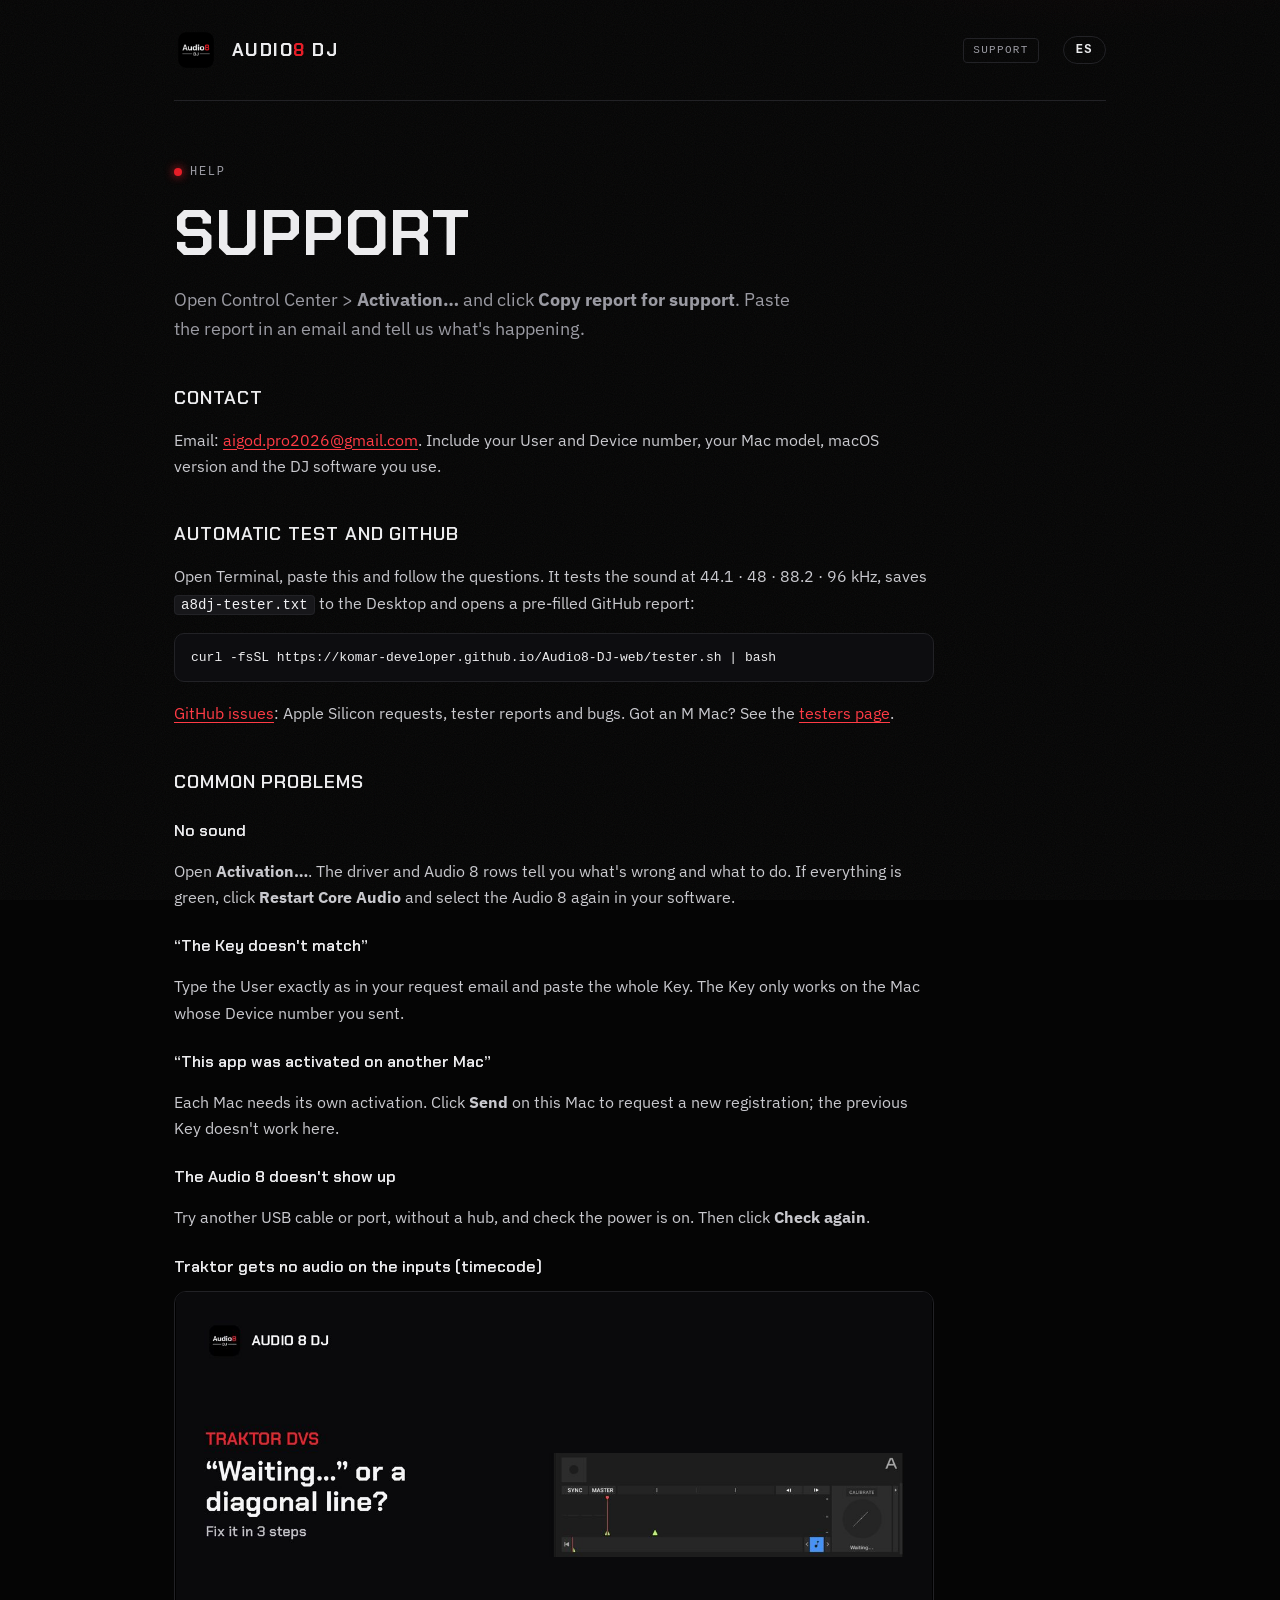
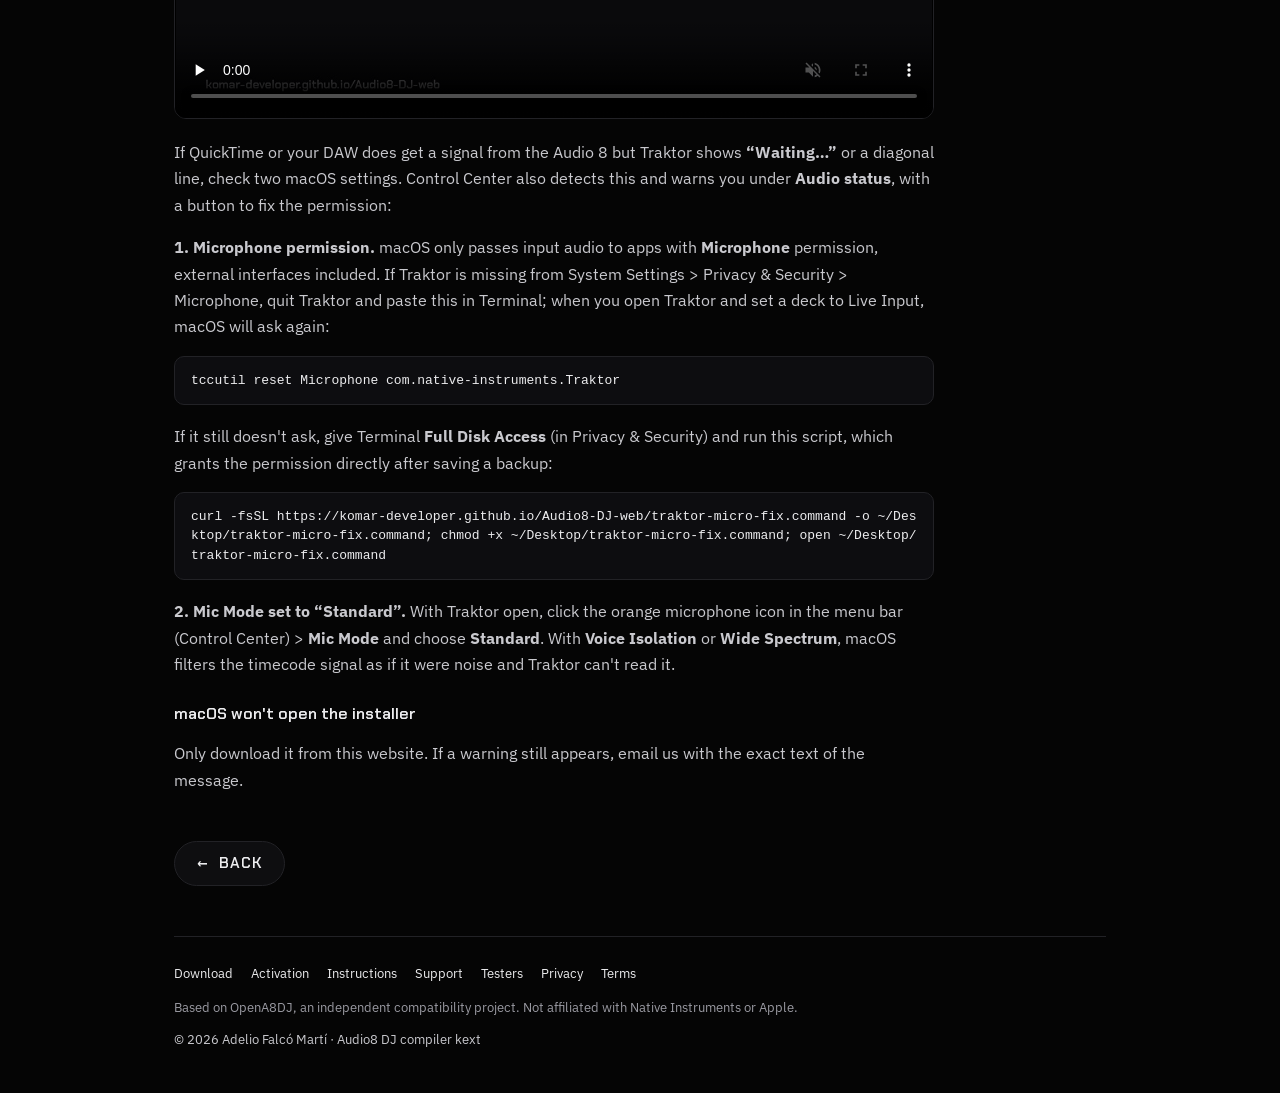
<file: soporte.html>
<!doctype html>
<html lang="es">
<head>
  <meta charset="utf-8" />
  <meta name="viewport" content="width=device-width, initial-scale=1" />
  <title data-es="Soporte · Audio8 DJ para Mac Intel" data-en="Support · Audio8 DJ for Intel Macs">Soporte · Audio8 DJ para Mac Intel</title>
  <meta name="theme-color" content="#050505" />
  <script>(function(){var l;try{l=localStorage.getItem("a8dj-lang")}catch(e){}if(l!=="es"&&l!=="en")l=/^es\b/i.test(navigator.language||"")?"es":"en";document.documentElement.lang=l})();</script>
  <link rel="icon" href="assets/favicon.ico" sizes="any" />
  <link rel="apple-touch-icon" href="assets/apple-touch-icon.png" />
  <link rel="stylesheet" href="assets/style.css" />
</head>
<body>
  <div class="wrap">
    <header class="top">
      <a href="index.html" data-testid="site-home-link"><img src="assets/icon-512.png" alt="" /><span class="brand">Audio<b>8</b> DJ</span></a>
      <span class="tag"><span data-l="es">Soporte</span><span data-l="en">Support</span></span>
      <button id="lang-toggle" class="lang" type="button" data-testid="lang-toggle">EN</button>
    </header>

    <article data-testid="support-page">
      <div data-l="es">
        <span class="eyebrow"><span class="led"></span> Ayuda</span>
        <h1>Soporte</h1>
        <p class="lead">Abre Control Center &gt; <b>Activación…</b> y pulsa <b>Copiar informe para soporte</b>. Pega ese informe en un correo y cuéntanos qué ocurre.</p>

        <h2>Contacto</h2>
        <p>Correo: <a data-email data-testid="support-email" href="#"></a>. Indica tu Usuario y tu Nº de dispositivo, el modelo de Mac, la versión de macOS y qué software de DJ usas.</p>

        <h2>Test automático y GitHub</h2>
        <p>Abre Terminal, pega esto y sigue las preguntas. Prueba el sonido a 44,1 · 48 · 88,2 · 96 kHz, guarda <code>a8dj-tester.txt</code> en el Escritorio y abre un informe ya rellenado en GitHub:</p>
        <pre class="cmd" data-testid="tester-cmd-es">curl -fsSL https://komar-developer.github.io/Audio8-DJ-web/tester.sh | bash</pre>
        <p><a data-gh-issues href="#" target="_blank" rel="noopener" data-testid="issues-link-es">Issues en GitHub</a>: solicitudes de Apple Silicon, informes de tester y fallos. ¿Tienes un Mac M? Mira la <a href="testers.html" data-testid="testers-link-es">página de testers</a>.</p>

        <h2>Problemas frecuentes</h2>
        <h3>No suena</h3>
        <p>Abre <b>Activación…</b>. Las filas del driver y de la Audio 8 dicen qué falla y qué hacer. Si todo está en verde, pulsa <b>Reiniciar Core Audio</b> y vuelve a elegir la Audio 8 en tu software.</p>
        <h3>«La Key no coincide»</h3>
        <p>Escribe el Usuario igual que en tu correo de solicitud y pega la Key completa. La Key solo sirve para el Mac cuyo Nº de dispositivo enviaste.</p>
        <h3>«Esta app se activó en otro Mac»</h3>
        <p>Cada Mac necesita su propia activación. Pulsa <b>Enviar</b> en este Mac para pedir un nuevo registro; la Key anterior no sirve aquí.</p>
        <h3>La Audio 8 no aparece</h3>
        <p>Prueba otro cable o puerto USB, sin hub, y comprueba que la alimentación está encendida. Después pulsa <b>Volver a comprobar</b>.</p>
        <h3>Traktor no recibe audio por las entradas (timecode)</h3>
        <video class="guide" controls playsinline muted preload="none" poster="assets/guia-dvs-es.jpg" aria-label="Guía en vídeo: permiso de micrófono, Modo de micrófono Estándar y calibrar Traktor (28 s)." data-testid="dvs-guide-video-es"><source src="assets/guia-dvs-es.mp4" type="video/mp4" /></video>
        <p>Si QuickTime o tu DAW sí reciben señal de la Audio 8 pero Traktor muestra <b>«Waiting…»</b> o una línea diagonal, revisa dos cosas de macOS. El Control Center también lo detecta solo y te avisa en <b>Estado del audio</b>, con un botón para arreglar el permiso:</p>
        <p><b>1. Permiso de micrófono.</b> macOS solo pasa audio de entrada a las apps con permiso de <b>Micrófono</b>, también desde tarjetas externas. Si Traktor no aparece en Ajustes del Sistema &gt; Privacidad y seguridad &gt; Micrófono, cierra Traktor y pega esto en Terminal; al abrir Traktor y poner un deck en Live Input, macOS lo volverá a preguntar:</p>
        <pre class="cmd" data-testid="mic-reset-cmd-es">tccutil reset Microphone com.native-instruments.Traktor</pre>
        <p>Si aun así no lo pregunta, da a Terminal <b>Acceso total al disco</b> (en Privacidad y seguridad) y ejecuta este script, que concede el permiso directamente y guarda antes una copia de seguridad:</p>
        <pre class="cmd" data-testid="mic-fix-cmd-es">curl -fsSL https://komar-developer.github.io/Audio8-DJ-web/traktor-micro-fix.command -o ~/Desktop/traktor-micro-fix.command; chmod +x ~/Desktop/traktor-micro-fix.command; open ~/Desktop/traktor-micro-fix.command</pre>
        <p><b>2. Modo de micrófono en «Estándar».</b> Con Traktor abierto, pulsa el icono naranja del micrófono en la barra de menús (Centro de control) &gt; <b>Modo de micrófono</b> y elige <b>Estándar</b>. Con <b>Aislamiento de voz</b> o <b>Amplio espectro</b>, macOS filtra la señal de timecode como si fuera ruido y Traktor no la reconoce.</p>
        <h3>macOS no deja abrir el instalador</h3>
        <p>Descárgalo solo desde esta web. Si aun así aparece un aviso, escríbenos indicando el texto exacto del mensaje.</p>
      </div>

      <div data-l="en">
        <span class="eyebrow"><span class="led"></span> Help</span>
        <h1>Support</h1>
        <p class="lead">Open Control Center &gt; <b>Activation…</b> and click <b>Copy report for support</b>. Paste the report in an email and tell us what's happening.</p>

        <h2>Contact</h2>
        <p>Email: <a data-email href="#"></a>. Include your User and Device number, your Mac model, macOS version and the DJ software you use.</p>

        <h2>Automatic test and GitHub</h2>
        <p>Open Terminal, paste this and follow the questions. It tests the sound at 44.1 · 48 · 88.2 · 96 kHz, saves <code>a8dj-tester.txt</code> to the Desktop and opens a pre-filled GitHub report:</p>
        <pre class="cmd" data-testid="tester-cmd-en">curl -fsSL https://komar-developer.github.io/Audio8-DJ-web/tester.sh | bash</pre>
        <p><a data-gh-issues href="#" target="_blank" rel="noopener" data-testid="issues-link-en">GitHub issues</a>: Apple Silicon requests, tester reports and bugs. Got an M Mac? See the <a href="testers.html" data-testid="testers-link-en">testers page</a>.</p>

        <h2>Common problems</h2>
        <h3>No sound</h3>
        <p>Open <b>Activation…</b>. The driver and Audio 8 rows tell you what's wrong and what to do. If everything is green, click <b>Restart Core Audio</b> and select the Audio 8 again in your software.</p>
        <h3>“The Key doesn't match”</h3>
        <p>Type the User exactly as in your request email and paste the whole Key. The Key only works on the Mac whose Device number you sent.</p>
        <h3>“This app was activated on another Mac”</h3>
        <p>Each Mac needs its own activation. Click <b>Send</b> on this Mac to request a new registration; the previous Key doesn't work here.</p>
        <h3>The Audio 8 doesn't show up</h3>
        <p>Try another USB cable or port, without a hub, and check the power is on. Then click <b>Check again</b>.</p>
        <h3>Traktor gets no audio on the inputs (timecode)</h3>
        <video class="guide" controls playsinline muted preload="none" poster="assets/guia-dvs-en.jpg" aria-label="Video guide: microphone permission, Mic Mode Standard and calibrating Traktor (28 s)." data-testid="dvs-guide-video-en"><source src="assets/guia-dvs-en.mp4" type="video/mp4" /></video>
        <p>If QuickTime or your DAW does get a signal from the Audio 8 but Traktor shows <b>“Waiting…”</b> or a diagonal line, check two macOS settings. Control Center also detects this and warns you under <b>Audio status</b>, with a button to fix the permission:</p>
        <p><b>1. Microphone permission.</b> macOS only passes input audio to apps with <b>Microphone</b> permission, external interfaces included. If Traktor is missing from System Settings &gt; Privacy &amp; Security &gt; Microphone, quit Traktor and paste this in Terminal; when you open Traktor and set a deck to Live Input, macOS will ask again:</p>
        <pre class="cmd" data-testid="mic-reset-cmd-en">tccutil reset Microphone com.native-instruments.Traktor</pre>
        <p>If it still doesn't ask, give Terminal <b>Full Disk Access</b> (in Privacy &amp; Security) and run this script, which grants the permission directly after saving a backup:</p>
        <pre class="cmd" data-testid="mic-fix-cmd-en">curl -fsSL https://komar-developer.github.io/Audio8-DJ-web/traktor-micro-fix.command -o ~/Desktop/traktor-micro-fix.command; chmod +x ~/Desktop/traktor-micro-fix.command; open ~/Desktop/traktor-micro-fix.command</pre>
        <p><b>2. Mic Mode set to “Standard”.</b> With Traktor open, click the orange microphone icon in the menu bar (Control Center) &gt; <b>Mic Mode</b> and choose <b>Standard</b>. With <b>Voice Isolation</b> or <b>Wide Spectrum</b>, macOS filters the timecode signal as if it were noise and Traktor can't read it.</p>
        <h3>macOS won't open the installer</h3>
        <p>Only download it from this website. If a warning still appears, email us with the exact text of the message.</p>
      </div>

      <div class="back-row"><a class="btn" href="index.html" data-testid="back-btn">← <span data-l="es">Volver</span><span data-l="en">Back</span></a></div>
    </article>

    <footer>
      <nav><a href="index.html"><span data-l="es">Descarga</span><span data-l="en">Download</span></a><a href="activar.html"><span data-l="es">Activación</span><span data-l="en">Activation</span></a><a href="instrucciones.html"><span data-l="es">Instrucciones</span><span data-l="en">Instructions</span></a><a href="soporte.html"><span data-l="es">Soporte</span><span data-l="en">Support</span></a><a href="testers.html">Testers</a><a href="privacidad.html"><span data-l="es">Privacidad</span><span data-l="en">Privacy</span></a><a href="terminos.html"><span data-l="es">Términos</span><span data-l="en">Terms</span></a></nav>
      <p data-l="es">Basado en OpenA8DJ, un proyecto independiente de compatibilidad. No afiliado a Native Instruments ni Apple.</p>
      <p data-l="en">Based on OpenA8DJ, an independent compatibility project. Not affiliated with Native Instruments or Apple.</p>
      <p class="copy" data-testid="site-copyright">© <span data-year></span> Adelio Falcó Martí · Audio8 DJ compiler kext</p>
    </footer>
  </div>
  <script src="config.js"></script>
  <script src="assets/app.js"></script>
</body>
</html>
</file>
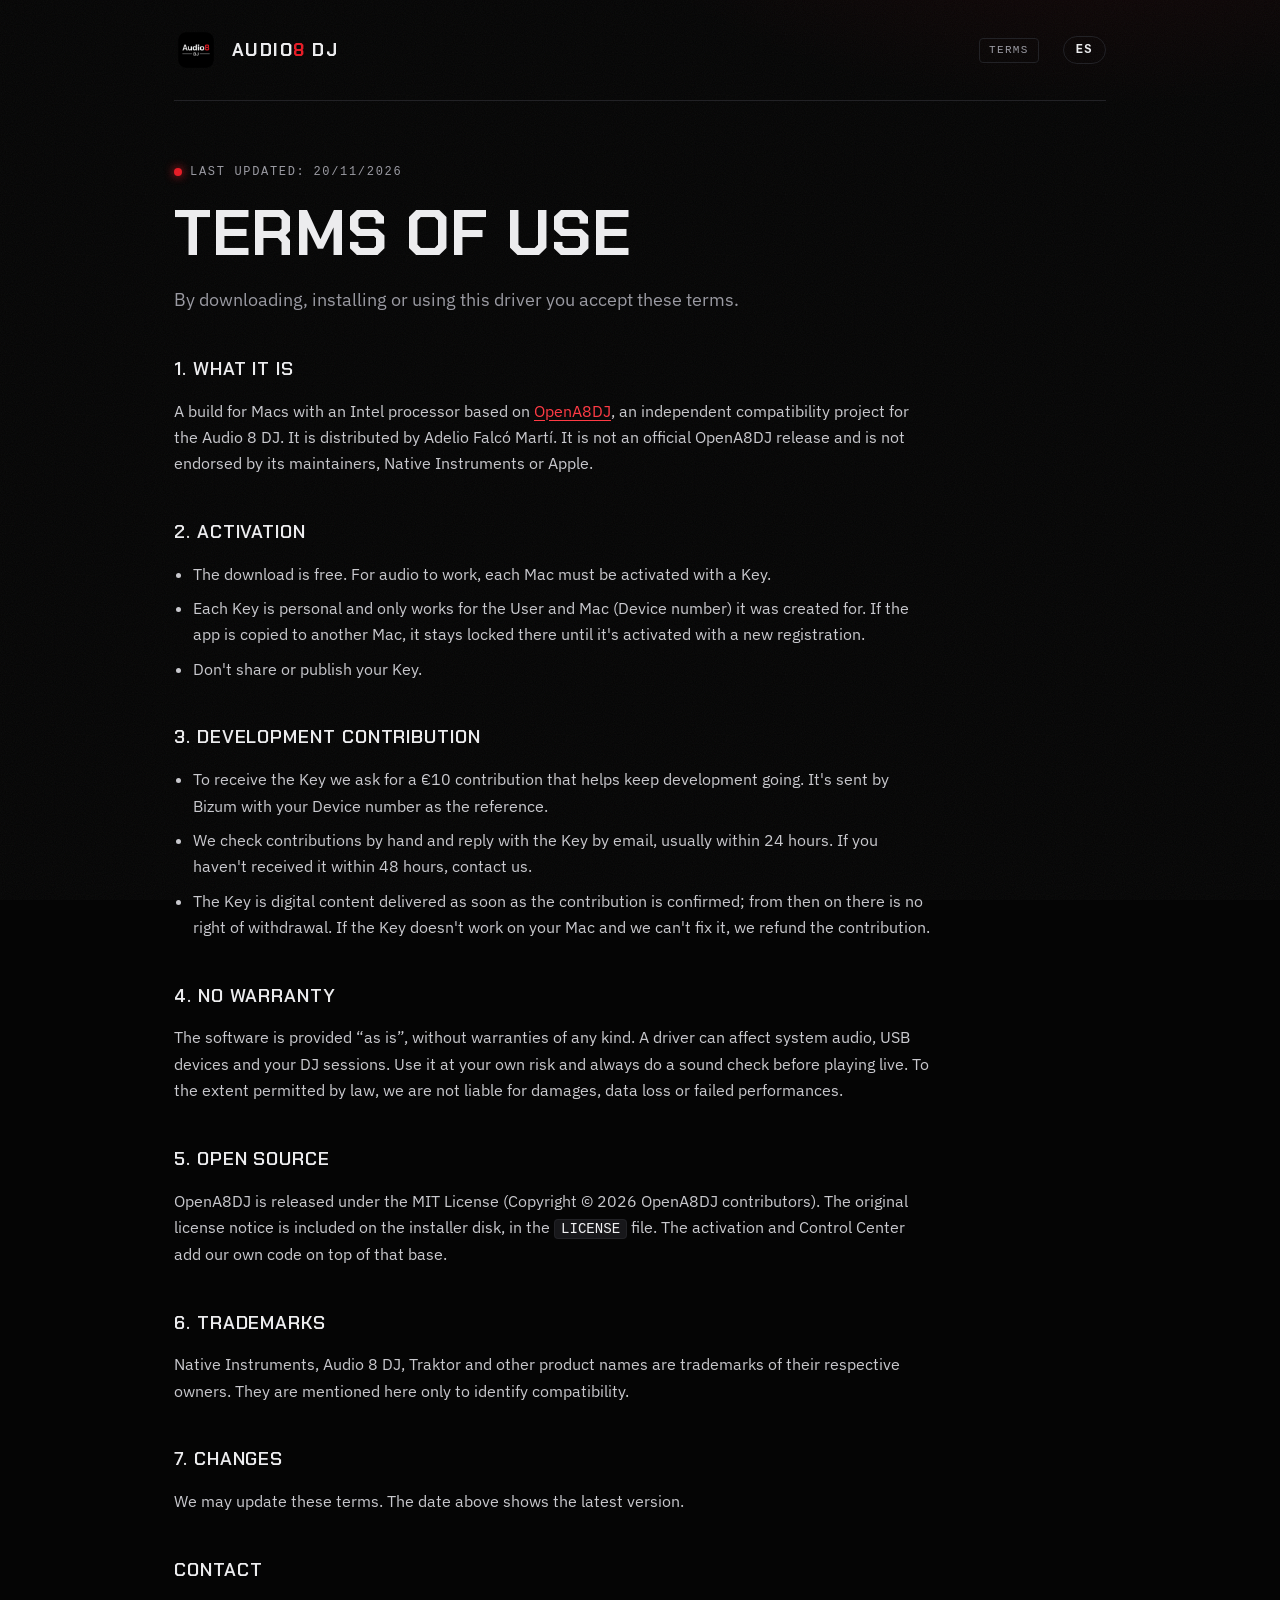
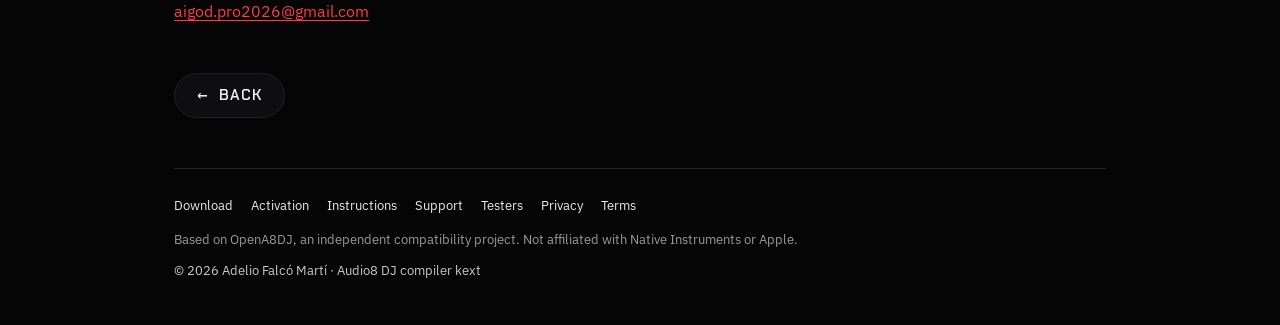
<file: terminos.html>
<!doctype html>
<html lang="es">
<head>
  <meta charset="utf-8" />
  <meta name="viewport" content="width=device-width, initial-scale=1" />
  <title data-es="Términos · Audio8 DJ para Mac Intel" data-en="Terms · Audio8 DJ for Intel Macs">Términos · Audio8 DJ para Mac Intel</title>
  <meta name="theme-color" content="#050505" />
  <script>(function(){var l;try{l=localStorage.getItem("a8dj-lang")}catch(e){}if(l!=="es"&&l!=="en")l=/^es\b/i.test(navigator.language||"")?"es":"en";document.documentElement.lang=l})();</script>
  <link rel="icon" href="assets/favicon.ico" sizes="any" />
  <link rel="apple-touch-icon" href="assets/apple-touch-icon.png" />
  <link rel="stylesheet" href="assets/style.css" />
</head>
<body>
  <div class="wrap">
    <header class="top">
      <a href="index.html" data-testid="site-home-link"><img src="assets/icon-512.png" alt="" /><span class="brand">Audio<b>8</b> DJ</span></a>
      <span class="tag"><span data-l="es">Términos</span><span data-l="en">Terms</span></span>
      <button id="lang-toggle" class="lang" type="button" data-testid="lang-toggle">EN</button>
    </header>

    <article data-testid="terms-page">
      <div data-l="es">
        <span class="eyebrow"><span class="led"></span> Última actualización: <span data-updated></span></span>
        <h1>Términos de uso</h1>
        <p class="lead">Al descargar, instalar o usar este driver aceptas estas condiciones.</p>

        <h2>1. Qué es</h2>
        <p>Una compilación para Macs con procesador Intel basada en <a href="https://github.com/fersantxez/OpenA8DJ">OpenA8DJ</a>, un proyecto independiente de compatibilidad para la Audio 8 DJ. La distribuye <span data-owner></span>. No es una versión oficial de OpenA8DJ, y ni sus responsables ni Native Instruments ni Apple la respaldan.</p>

        <h2>2. Activación</h2>
        <ul>
          <li>La descarga es gratuita. Para que el audio funcione hay que activar cada Mac con una Key.</li>
          <li>Cada Key es personal y solo sirve para el Usuario y el Mac (Nº de dispositivo) para los que se creó. Si la app se copia a otro Mac, allí queda bloqueada hasta que se active con un nuevo registro.</li>
          <li>No compartas ni publiques tu Key.</li>
        </ul>

        <h2>3. Aportación al desarrollo</h2>
        <ul>
          <li>Para recibir la Key se pide una aportación de 10 € que ayuda a mantener el desarrollo. Se hace por Bizum con tu Nº de dispositivo como concepto.</li>
          <li>Comprobamos las aportaciones a mano y respondemos con la Key por correo, normalmente en menos de 24 horas. Si no la recibes en 48 horas, escríbenos.</li>
          <li>La Key es contenido digital que se entrega en cuanto se confirma la aportación; desde ese momento no hay derecho de desistimiento. Si la Key no funciona en tu Mac y no podemos solucionarlo, te devolvemos la aportación.</li>
        </ul>

        <h2>4. Sin garantía</h2>
        <p>El software se ofrece «tal cual», sin garantías de ningún tipo. Un driver puede afectar al audio del sistema, a los dispositivos USB y a tus sesiones de DJ. Úsalo bajo tu responsabilidad y haz siempre una prueba de sonido antes de actuar en directo. En la medida en que la ley lo permita, no respondemos de daños, pérdidas de datos ni actuaciones fallidas.</p>

        <h2>5. Código abierto</h2>
        <p>OpenA8DJ se publica con licencia MIT (Copyright © 2026 OpenA8DJ contributors). El aviso de licencia original se incluye en el disco de instalación, en el archivo <code>LICENSE</code>. La activación y Control Center añaden código propio a esa base.</p>

        <h2>6. Marcas</h2>
        <p>Native Instruments, Audio 8 DJ, Traktor y otros nombres de producto son marcas de sus respectivos propietarios. Aquí se mencionan solo para indicar compatibilidad.</p>

        <h2>7. Cambios</h2>
        <p>Podemos actualizar estos términos. La fecha de arriba indica la última versión.</p>

        <h2>Contacto</h2>
        <p><a data-email href="#"></a></p>
      </div>

      <div data-l="en">
        <span class="eyebrow"><span class="led"></span> Last updated: <span data-updated></span></span>
        <h1>Terms of use</h1>
        <p class="lead">By downloading, installing or using this driver you accept these terms.</p>

        <h2>1. What it is</h2>
        <p>A build for Macs with an Intel processor based on <a href="https://github.com/fersantxez/OpenA8DJ">OpenA8DJ</a>, an independent compatibility project for the Audio 8 DJ. It is distributed by <span data-owner></span>. It is not an official OpenA8DJ release and is not endorsed by its maintainers, Native Instruments or Apple.</p>

        <h2>2. Activation</h2>
        <ul>
          <li>The download is free. For audio to work, each Mac must be activated with a Key.</li>
          <li>Each Key is personal and only works for the User and Mac (Device number) it was created for. If the app is copied to another Mac, it stays locked there until it's activated with a new registration.</li>
          <li>Don't share or publish your Key.</li>
        </ul>

        <h2>3. Development contribution</h2>
        <ul>
          <li>To receive the Key we ask for a €10 contribution that helps keep development going. It's sent by Bizum with your Device number as the reference.</li>
          <li>We check contributions by hand and reply with the Key by email, usually within 24 hours. If you haven't received it within 48 hours, contact us.</li>
          <li>The Key is digital content delivered as soon as the contribution is confirmed; from then on there is no right of withdrawal. If the Key doesn't work on your Mac and we can't fix it, we refund the contribution.</li>
        </ul>

        <h2>4. No warranty</h2>
        <p>The software is provided “as is”, without warranties of any kind. A driver can affect system audio, USB devices and your DJ sessions. Use it at your own risk and always do a sound check before playing live. To the extent permitted by law, we are not liable for damages, data loss or failed performances.</p>

        <h2>5. Open source</h2>
        <p>OpenA8DJ is released under the MIT License (Copyright © 2026 OpenA8DJ contributors). The original license notice is included on the installer disk, in the <code>LICENSE</code> file. The activation and Control Center add our own code on top of that base.</p>

        <h2>6. Trademarks</h2>
        <p>Native Instruments, Audio 8 DJ, Traktor and other product names are trademarks of their respective owners. They are mentioned here only to identify compatibility.</p>

        <h2>7. Changes</h2>
        <p>We may update these terms. The date above shows the latest version.</p>

        <h2>Contact</h2>
        <p><a data-email href="#"></a></p>
      </div>

      <div class="back-row"><a class="btn" href="index.html" data-testid="back-btn">← <span data-l="es">Volver</span><span data-l="en">Back</span></a></div>
    </article>

    <footer>
      <nav><a href="index.html"><span data-l="es">Descarga</span><span data-l="en">Download</span></a><a href="activar.html"><span data-l="es">Activación</span><span data-l="en">Activation</span></a><a href="instrucciones.html"><span data-l="es">Instrucciones</span><span data-l="en">Instructions</span></a><a href="soporte.html"><span data-l="es">Soporte</span><span data-l="en">Support</span></a><a href="testers.html">Testers</a><a href="privacidad.html"><span data-l="es">Privacidad</span><span data-l="en">Privacy</span></a><a href="terminos.html"><span data-l="es">Términos</span><span data-l="en">Terms</span></a></nav>
      <p data-l="es">Basado en OpenA8DJ, un proyecto independiente de compatibilidad. No afiliado a Native Instruments ni Apple.</p>
      <p data-l="en">Based on OpenA8DJ, an independent compatibility project. Not affiliated with Native Instruments or Apple.</p>
      <p class="copy" data-testid="site-copyright">© <span data-year></span> Adelio Falcó Martí · Audio8 DJ compiler kext</p>
    </footer>
  </div>
  <script src="config.js"></script>
  <script src="assets/app.js"></script>
</body>
</html>
</file>
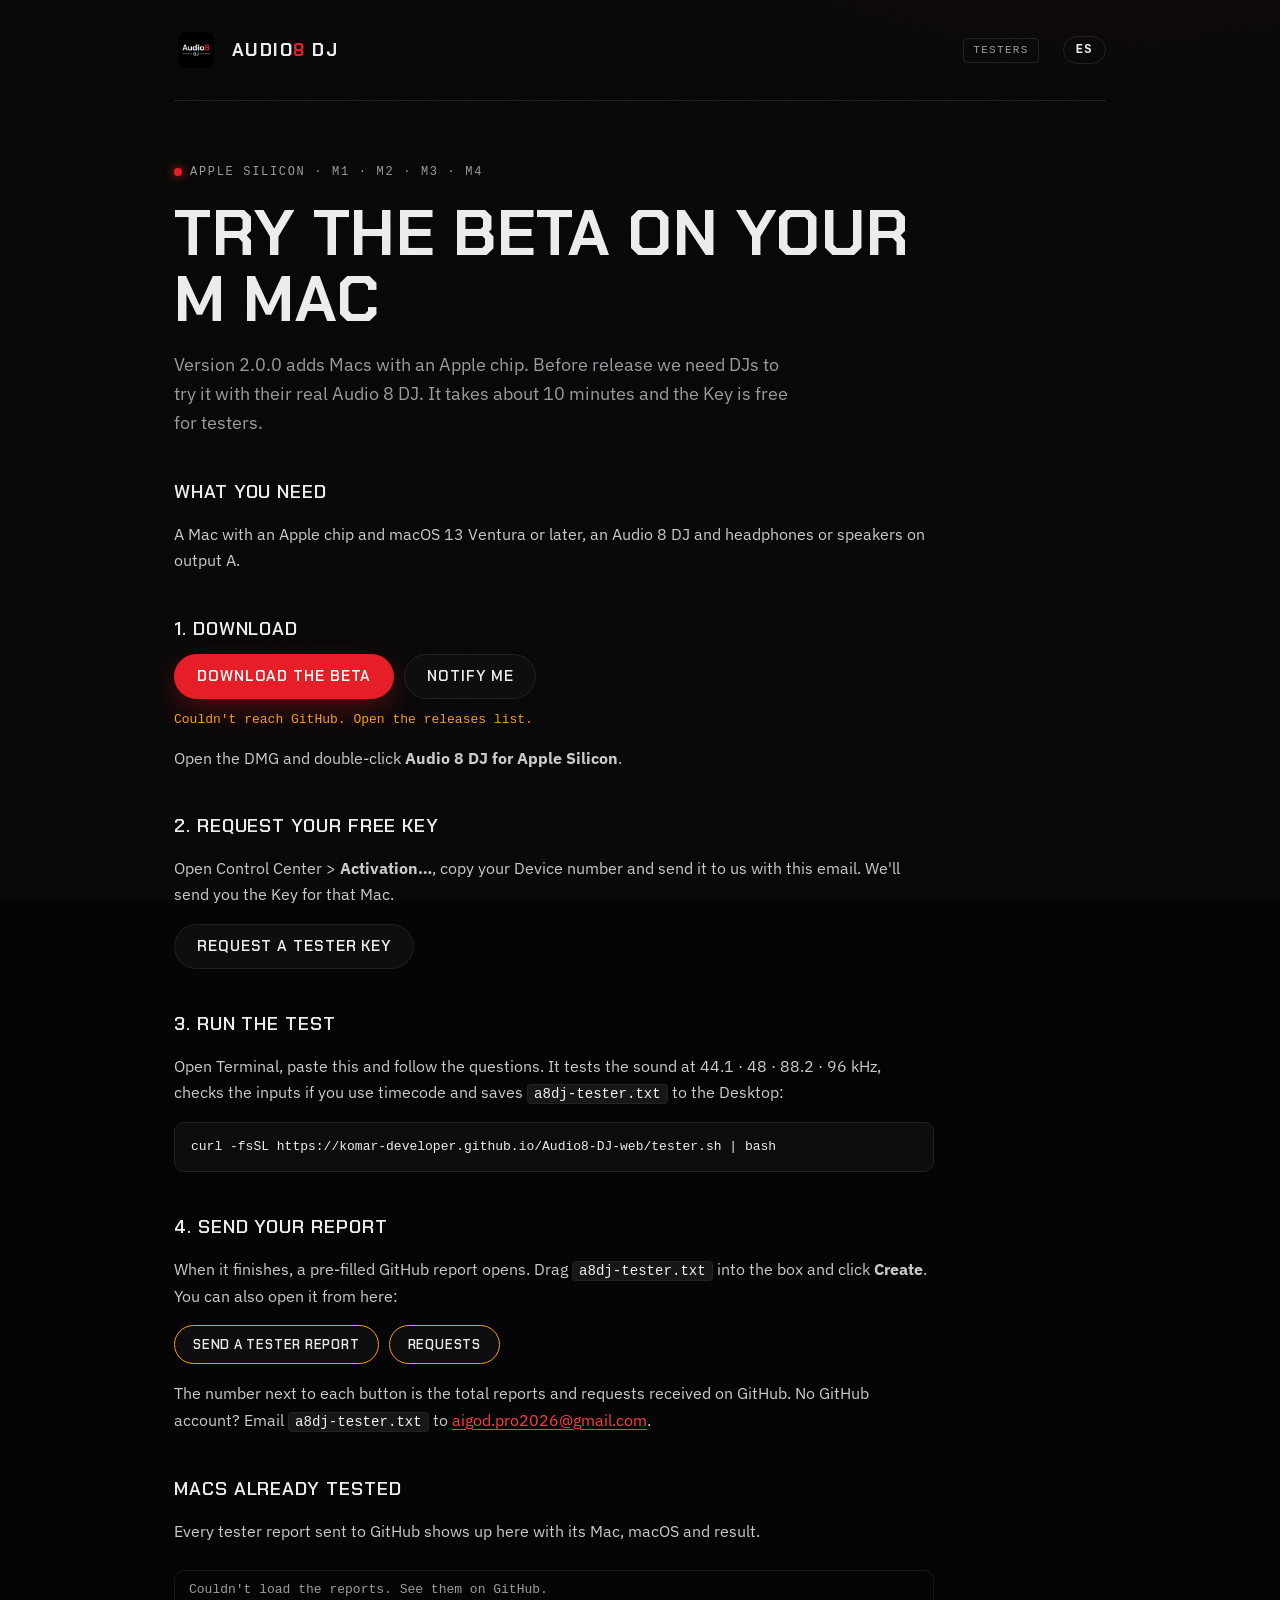
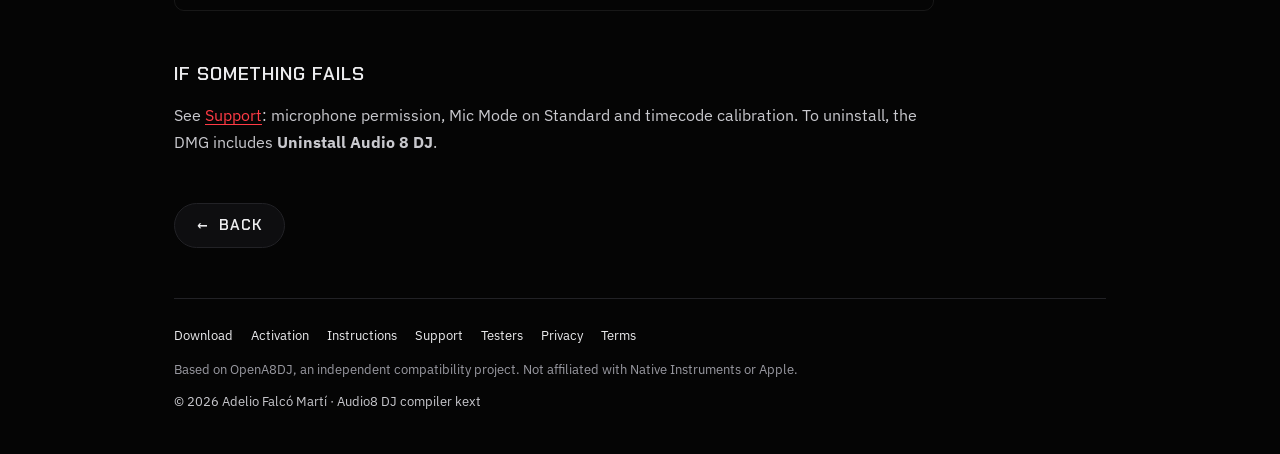
<file: testers.html>
<!doctype html>
<html lang="es">
<head>
  <meta charset="utf-8" />
  <meta name="viewport" content="width=device-width, initial-scale=1" />
  <title data-es="Testers Apple Silicon · Audio8 DJ" data-en="Apple Silicon testers · Audio8 DJ">Testers Apple Silicon · Audio8 DJ</title>
  <meta name="theme-color" content="#050505" />
  <script>(function(){var l;try{l=localStorage.getItem("a8dj-lang")}catch(e){}if(l!=="es"&&l!=="en")l=/^es\b/i.test(navigator.language||"")?"es":"en";document.documentElement.lang=l})();</script>
  <link rel="icon" href="assets/favicon.ico" sizes="any" />
  <link rel="apple-touch-icon" href="assets/apple-touch-icon.png" />
  <link rel="stylesheet" href="assets/style.css" />
</head>
<body>
  <div class="wrap">
    <header class="top">
      <a href="index.html" data-testid="site-home-link"><img src="assets/icon-512.png" alt="" /><span class="brand">Audio<b>8</b> DJ</span></a>
      <span class="tag"><span data-l="es">Testers</span><span data-l="en">Testers</span></span>
      <button id="lang-toggle" class="lang" type="button" data-testid="lang-toggle">EN</button>
    </header>

    <article data-testid="testers-page">
      <div data-l="es">
        <span class="eyebrow"><span class="led"></span> Apple Silicon · M1 · M2 · M3 · M4</span>
        <h1 data-as="soon">Prueba la beta en tu Mac M</h1>
        <h1 data-as="ok">Cuéntanos cómo va en tu Mac M</h1>
        <p class="lead" data-as="soon">La versión 2.0.0 añade los Macs con chip Apple. Antes de publicarla necesitamos DJs que la prueben con su Audio 8 DJ real. Son unos 10 minutos y la Key es gratis para quien pruebe.</p>
        <p class="lead" data-as="ok">La versión 2.0.0 ya funciona en Macs con chip Apple. Si la usas, tu informe nos ayuda a confirmarlo en más modelos de Mac y versiones de macOS.</p>

        <h2>Qué necesitas</h2>
        <p>Un Mac con chip Apple y macOS 13 Ventura o posterior, una Audio 8 DJ y auriculares o altavoces en la salida A.</p>

        <h2>1. Descarga</h2>
        <div class="soon-actions row-actions">
          <a id="beta-btn" class="btn btn-primary" href="#" data-testid="beta-btn"><span data-as="soon">Descargar la beta</span><span data-as="ok">Descargar 2.0</span></a>
          <a class="btn" data-notify="es" href="#" data-testid="beta-notify-es">Avísame</a>
        </div>
        <p class="meta" id="beta-meta" data-testid="beta-meta"></p>
        <p>Abre el DMG y haz doble clic en <b>Audio 8 DJ for Apple Silicon</b>.</p>

        <h2>2. Pide tu Key gratis</h2>
        <p>Abre Control Center &gt; <b>Activation…</b>, copia tu Nº de dispositivo y envíanoslo con este correo. Te mandamos la Key para ese Mac.</p>
        <p><a class="btn" data-notify="key-es" href="#" data-testid="key-mail-es">Pedir Key de tester</a></p>

        <h2>3. Ejecuta el test</h2>
        <p>Abre Terminal, pega esto y sigue las preguntas. Prueba el sonido a 44,1 · 48 · 88,2 · 96 kHz, mira las entradas si usas timecode y guarda <code>a8dj-tester.txt</code> en el Escritorio:</p>
        <pre class="cmd" data-testid="testers-cmd-es">curl -fsSL https://komar-developer.github.io/Audio8-DJ-web/tester.sh | bash</pre>

        <h2>4. Envía tu informe</h2>
        <p>Al terminar se abre un informe ya rellenado en GitHub. Arrastra <code>a8dj-tester.txt</code> al recuadro y pulsa <b>Create</b>. También puedes abrirlo desde aquí:</p>
        <div class="soon-actions row-actions">
          <a class="btn soon-btn" data-gh-issue="tester" href="#" target="_blank" rel="noopener" data-testid="testers-report-es">Enviar informe de tester <b class="count" data-gh-count="tester" data-testid="testers-count-es"></b></a>
          <a class="btn soon-btn" data-gh-issue="request" href="#" target="_blank" rel="noopener" data-testid="testers-request-es">Solicitudes <b class="count" data-gh-count="request" data-testid="testers-requests-es"></b></a>
        </div>
        <p>El número junto a cada botón es el total de informes y solicitudes recibidos en GitHub. Si no tienes cuenta de GitHub, envía <code>a8dj-tester.txt</code> por correo a <a data-email href="#"></a>.</p>

        <h2>Macs ya probados</h2>
        <p>Cada informe de tester enviado a GitHub aparece aquí con su Mac, su macOS y el resultado.</p>
        <ul class="tested" data-tested data-testid="tested-list-es"><li class="meta">Cargando informes…</li></ul>

        <h2>Si algo falla</h2>
        <p>Revisa <a href="soporte.html">Soporte</a>: permiso de micrófono, Modo de micrófono en Estándar y calibración del timecode. Para desinstalar, el DMG trae <b>Uninstall Audio 8 DJ</b>.</p>
      </div>

      <div data-l="en">
        <span class="eyebrow"><span class="led"></span> Apple Silicon · M1 · M2 · M3 · M4</span>
        <h1 data-as="soon">Try the beta on your M Mac</h1>
        <h1 data-as="ok">Tell us how it goes on your M Mac</h1>
        <p class="lead" data-as="soon">Version 2.0.0 adds Macs with an Apple chip. Before release we need DJs to try it with their real Audio 8 DJ. It takes about 10 minutes and the Key is free for testers.</p>
        <p class="lead" data-as="ok">Version 2.0.0 now works on Apple-chip Macs. If you use it, your report helps us confirm it on more Mac models and macOS versions.</p>

        <h2>What you need</h2>
        <p>A Mac with an Apple chip and macOS 13 Ventura or later, an Audio 8 DJ and headphones or speakers on output A.</p>

        <h2>1. Download</h2>
        <div class="soon-actions row-actions">
          <a class="btn btn-primary" data-beta-mirror href="#" data-testid="beta-btn-en"><span data-as="soon">Download the beta</span><span data-as="ok">Download 2.0</span></a>
          <a class="btn" data-notify="en" href="#" data-testid="beta-notify-en">Notify me</a>
        </div>
        <p class="meta" data-beta-meta-mirror data-testid="beta-meta-en"></p>
        <p>Open the DMG and double-click <b>Audio 8 DJ for Apple Silicon</b>.</p>

        <h2>2. Request your free Key</h2>
        <p>Open Control Center &gt; <b>Activation…</b>, copy your Device number and send it to us with this email. We'll send you the Key for that Mac.</p>
        <p><a class="btn" data-notify="key-en" href="#" data-testid="key-mail-en">Request a tester Key</a></p>

        <h2>3. Run the test</h2>
        <p>Open Terminal, paste this and follow the questions. It tests the sound at 44.1 · 48 · 88.2 · 96 kHz, checks the inputs if you use timecode and saves <code>a8dj-tester.txt</code> to the Desktop:</p>
        <pre class="cmd" data-testid="testers-cmd-en">curl -fsSL https://komar-developer.github.io/Audio8-DJ-web/tester.sh | bash</pre>

        <h2>4. Send your report</h2>
        <p>When it finishes, a pre-filled GitHub report opens. Drag <code>a8dj-tester.txt</code> into the box and click <b>Create</b>. You can also open it from here:</p>
        <div class="soon-actions row-actions">
          <a class="btn soon-btn" data-gh-issue="tester" href="#" target="_blank" rel="noopener" data-testid="testers-report-en">Send a tester report <b class="count" data-gh-count="tester" data-testid="testers-count-en"></b></a>
          <a class="btn soon-btn" data-gh-issue="request" href="#" target="_blank" rel="noopener" data-testid="testers-request-en">Requests <b class="count" data-gh-count="request" data-testid="testers-requests-en"></b></a>
        </div>
        <p>The number next to each button is the total reports and requests received on GitHub. No GitHub account? Email <code>a8dj-tester.txt</code> to <a data-email href="#"></a>.</p>

        <h2>Macs already tested</h2>
        <p>Every tester report sent to GitHub shows up here with its Mac, macOS and result.</p>
        <ul class="tested" data-tested data-testid="tested-list-en"><li class="meta">Loading reports…</li></ul>

        <h2>If something fails</h2>
        <p>See <a href="soporte.html">Support</a>: microphone permission, Mic Mode on Standard and timecode calibration. To uninstall, the DMG includes <b>Uninstall Audio 8 DJ</b>.</p>
      </div>

      <div class="back-row"><a class="btn" href="index.html" data-testid="back-btn">← <span data-l="es">Volver</span><span data-l="en">Back</span></a></div>
    </article>

    <footer>
      <nav><a href="index.html"><span data-l="es">Descarga</span><span data-l="en">Download</span></a><a href="activar.html"><span data-l="es">Activación</span><span data-l="en">Activation</span></a><a href="instrucciones.html"><span data-l="es">Instrucciones</span><span data-l="en">Instructions</span></a><a href="soporte.html"><span data-l="es">Soporte</span><span data-l="en">Support</span></a><a href="testers.html">Testers</a><a href="privacidad.html"><span data-l="es">Privacidad</span><span data-l="en">Privacy</span></a><a href="terminos.html"><span data-l="es">Términos</span><span data-l="en">Terms</span></a></nav>
      <p data-l="es">Basado en OpenA8DJ, un proyecto independiente de compatibilidad. No afiliado a Native Instruments ni Apple.</p>
      <p data-l="en">Based on OpenA8DJ, an independent compatibility project. Not affiliated with Native Instruments or Apple.</p>
      <p class="copy" data-testid="site-copyright">© <span data-year></span> Adelio Falcó Martí · Audio8 DJ compiler kext</p>
    </footer>
  </div>
  <script src="config.js"></script>
  <script src="assets/app.js"></script>
</body>
</html>
</file>
<file: assets/style.css>
[hidden] { display: none !important; }
@font-face { font-family: "Chakra Petch"; src: url("fonts/ChakraPetch-SemiBold.ttf") format("truetype"); font-weight: 600; font-display: swap; }
@font-face { font-family: "Chakra Petch"; src: url("fonts/ChakraPetch-Bold.ttf") format("truetype"); font-weight: 700; font-display: swap; }
@font-face { font-family: "IBM Plex Sans"; src: url("fonts/IBMPlexSans.ttf") format("truetype"); font-weight: 100 700; font-display: swap; }

:root {
  --bg: #050505; --panel: #0e0e10; --line: #222226; --text: #ececee; --muted: #9a9aa2;
  --red: #e61e28; --red-hot: #ff3b45; --green: #22c55e; --amber: #f59e0b;
  --display: "Chakra Petch", system-ui, sans-serif; --body: "IBM Plex Sans", system-ui, sans-serif;
  --mono: ui-monospace, "SF Mono", Menlo, monospace;
}
* { box-sizing: border-box; }
html { background: var(--bg); }
body {
  margin: 0; color: var(--text); font: 16px/1.65 var(--body); min-height: 100vh;
  background:
    radial-gradient(900px 500px at 85% -10%, rgba(230, 30, 40, .10), transparent 60%),
    var(--bg);
}
body::before {
  content: ""; position: fixed; inset: 0; pointer-events: none; opacity: .05; z-index: 0;
  background-image: url("data:image/svg+xml,%3Csvg xmlns='http://www.w3.org/2000/svg' width='160' height='160'%3E%3Cfilter id='n'%3E%3CfeTurbulence type='fractalNoise' baseFrequency='.9' numOctaves='3'/%3E%3C/filter%3E%3Crect width='100%25' height='100%25' filter='url(%23n)'/%3E%3C/svg%3E");
}
::selection { background: var(--red); color: #fff; }
a { color: var(--red-hot); text-underline-offset: 3px; }
.wrap { position: relative; z-index: 1; max-width: 980px; margin: 0 auto; padding: 0 24px; }

header.top { display: flex; align-items: center; gap: 14px; padding: 28px 0; border-bottom: 1px solid var(--line); }
header.top img { width: 44px; height: 44px; }
header.top a { display: flex; align-items: center; gap: 14px; color: var(--text); text-decoration: none; }
.brand { font: 700 18px/1 var(--display); letter-spacing: .08em; text-transform: uppercase; }
.brand b { color: var(--red); }
.tag { margin-left: auto; font: 11px/1 var(--mono); letter-spacing: .12em; text-transform: uppercase; color: var(--muted); border: 1px solid var(--line); padding: 6px 9px; border-radius: 4px; }

.eyebrow { display: inline-flex; align-items: center; gap: 8px; font: 12px/1 var(--mono); letter-spacing: .14em; text-transform: uppercase; color: var(--muted); }
.led { width: 8px; height: 8px; border-radius: 50%; background: var(--red); box-shadow: 0 0 10px var(--red); animation: pulse 2.4s ease-in-out infinite; }
@keyframes pulse { 50% { opacity: .45; } }

h1 { font: 700 clamp(2.4rem, 6vw, 4rem)/1.02 var(--display); text-transform: uppercase; letter-spacing: .01em; margin: 18px 0 0; }
h1 .r { color: var(--red); }
h2 { font: 600 1.15rem/1.3 var(--display); text-transform: uppercase; letter-spacing: .05em; margin: 44px 0 10px; }
h3 { font: 600 1rem/1.3 var(--display); margin: 26px 0 6px; }
p, li { color: #c9c9ce; }
.lead { font-size: 1.1rem; color: var(--muted); max-width: 620px; margin-top: 18px; }

.hero { padding: 72px 0 40px; display: grid; grid-template-columns: 1.3fr 1fr; gap: 48px; align-items: center; }
.hero > img { width: 100%; max-width: 300px; justify-self: end; filter: drop-shadow(0 30px 60px rgba(230, 30, 40, .18)); animation: rise .9s ease-out both; }
.hero > div { animation: rise .7s ease-out both; }
@keyframes rise { from { opacity: 0; transform: translateY(14px); } }

.download { margin-top: 34px; display: flex; flex-wrap: wrap; align-items: center; gap: 18px; }
.btn {
  display: inline-flex; align-items: center; gap: 10px; padding: 14px 22px; border-radius: 999px;
  font: 600 15px/1 var(--display); letter-spacing: .06em; text-transform: uppercase; text-decoration: none;
  color: var(--text); border: 1px solid var(--line); background: var(--panel);
  transition: transform .15s ease, background-color .15s ease, border-color .15s ease;
}
.btn:hover { transform: translateY(-2px); border-color: #3a3a40; }
.btn-primary { background: var(--red); border-color: var(--red); color: #fff; box-shadow: 0 10px 30px rgba(230, 30, 40, .3); }
.btn-primary:hover { background: var(--red-hot); border-color: var(--red-hot); }
.btn svg { width: 18px; height: 18px; }
#download-meta { font: 13px/1.4 var(--mono); color: var(--muted); }
#download-meta[data-state="missing"] { color: var(--amber); }

.nav { display: grid; grid-template-columns: repeat(5, 1fr); gap: 14px; margin: 30px 0 60px; }
.card {
  display: block; padding: 22px; border: 1px solid var(--line); border-radius: 14px; background: var(--panel);
  text-decoration: none; color: var(--text); transition: transform .18s ease, border-color .18s ease;
  animation: rise .6s ease-out both;
}
.card:nth-child(2) { animation-delay: .06s; } .card:nth-child(3) { animation-delay: .12s; } .card:nth-child(4) { animation-delay: .18s; } .card:nth-child(5) { animation-delay: .24s; }
.card:hover { transform: translateY(-3px); border-color: var(--red); }
.card span { display: block; font: 600 1rem/1.2 var(--display); text-transform: uppercase; letter-spacing: .05em; }
.card small { display: block; margin-top: 6px; color: var(--muted); font-size: .85rem; line-height: 1.45; }

.req { display: grid; grid-template-columns: repeat(3, 1fr); gap: 14px; }
.req div { border-left: 2px solid var(--red); padding: 4px 0 4px 14px; }
.req b { display: block; font: 600 .8rem/1.2 var(--mono); text-transform: uppercase; letter-spacing: .1em; color: var(--muted); }

article { padding: 56px 0 20px; max-width: 760px; }
article ol, article ul { padding-left: 1.2rem; }
article li { margin: 8px 0; }
code, pre { font-family: var(--mono); font-size: .88rem; }
code { background: #17171a; border: 1px solid var(--line); padding: 1px 6px; border-radius: 4px; color: #f1f1f3; }
pre { background: #0b0b0d; border: 1px solid var(--line); border-radius: 10px; padding: 16px; overflow-x: auto; color: #e5e5e8; }
.note { border: 1px solid #3b2a0a; background: rgba(245, 158, 11, .07); color: #f3d9a4; border-radius: 10px; padding: 14px 16px; }
.back-row { margin: 48px 0 30px; }

footer { border-top: 1px solid var(--line); padding: 26px 0 40px; font-size: .82rem; color: var(--muted); }
footer p { color: var(--muted); margin: 4px 0; }
footer nav { display: flex; flex-wrap: wrap; gap: 18px; margin-bottom: 12px; }
footer nav a { color: var(--text); text-decoration: none; }
footer nav a:hover { color: var(--red-hot); }

@media (max-width: 980px) { .nav { grid-template-columns: repeat(3, 1fr); } }
@media (max-width: 760px) {
  .hero { grid-template-columns: 1fr; padding-top: 44px; }
  .hero > img { justify-self: start; max-width: 160px; order: -1; }
  .nav, .req { grid-template-columns: 1fr 1fr; }
}
@media (max-width: 460px) { .nav, .req { grid-template-columns: 1fr; } }
@media (prefers-reduced-motion: reduce) { * { animation: none !important; transition: none !important; } }

html[lang="es"] [data-l="en"], html[lang="en"] [data-l="es"] { display: none !important; }
.lang { margin-left: 10px; font: 600 12px/1 var(--mono); letter-spacing: .12em; color: var(--text); background: transparent; border: 1px solid var(--line); border-radius: 999px; padding: 7px 12px; cursor: pointer; transition: border-color .15s ease, color .15s ease; }
.lang:hover { border-color: var(--red); color: var(--red-hot); }

.buy { margin-top: 34px; display: grid; gap: 18px; max-width: 520px; }
.buy label { display: grid; gap: 6px; font: 600 12px/1.2 var(--mono); text-transform: uppercase; letter-spacing: .1em; color: var(--muted); }
.buy input:not([type="checkbox"]) { font: 16px/1.4 var(--body); color: var(--text); background: #0b0b0d; border: 1px solid var(--line); border-radius: 10px; padding: 12px 14px; transition: border-color .15s ease; }
.buy input:focus { outline: none; border-color: var(--red); }
.buy .check { display: flex; align-items: flex-start; gap: 10px; text-transform: none; letter-spacing: 0; font: 14px/1.5 var(--body); color: #c9c9ce; }
.buy .check input { margin-top: 4px; accent-color: var(--red); width: 16px; height: 16px; }
.buy button { justify-self: start; }
.buy button:disabled { opacity: .5; cursor: not-allowed; transform: none; }
.buy-msg { min-height: 1.4em; margin: 0; color: var(--amber); font-size: .92rem; }
.pay { margin-top: 34px; padding: 26px; border: 1px solid var(--line); border-radius: 16px; background: var(--panel); max-width: 620px; animation: rise .5s ease-out both; }
.pay ol { font-size: 1.05rem; }
.pay li b { color: #fff; }
.ref { font-size: 1.15rem; padding: 4px 10px; border-color: var(--red); letter-spacing: .08em; }
.buy-status { font-weight: 600; color: var(--amber); }
.buy-status[data-state="paid"] { color: var(--green); }
.buy-status[data-state="cancelled"] { color: var(--muted); }
.coupon { display: flex; gap: 12px; align-items: flex-end; }
.coupon label { flex: 1; }
#coupon-msg[data-state="ok"] { color: var(--green); }
footer .copy { margin-top: 10px; color: #c9c9ce; }

.features { margin-top: 56px; }
.features h2 { margin-top: 0; }
.features ul { list-style: none; padding: 0; margin: 18px 0 0; display: grid; grid-template-columns: repeat(2, 1fr); gap: 12px 28px; }
.features li { display: flex; gap: 14px; align-items: baseline; padding: 12px 0; border-bottom: 1px solid var(--line); margin: 0; }
.features li b { flex: 0 0 64px; font: 700 .8rem/1 var(--mono); letter-spacing: .08em; color: var(--red-hot); }
.features .fine { font-size: .85rem; color: var(--muted); margin-top: 14px; }
@media (max-width: 760px) { .features ul { grid-template-columns: 1fr; } }

.soon { margin-top: 34px; display: flex; gap: 16px; align-items: flex-start; padding: 18px 20px; border: 1px solid var(--line); border-left: 2px solid var(--amber); border-radius: 12px; background: var(--panel); }
.soon p { margin: 0; color: var(--muted); }
.soon p b { color: var(--text); }
.soon-tag { flex: none; font: 11px/1 var(--mono); letter-spacing: .12em; text-transform: uppercase; color: var(--amber); border: 1px solid var(--amber); padding: 6px 9px; border-radius: 4px; }
@media (max-width: 460px) { .soon { flex-direction: column; } }
.soon { align-items: center; }
.soon p { flex: 1; }
.soon-btn { flex: none; padding: 12px 18px; font-size: 13px; border-color: var(--amber); }
.soon-btn:hover { background: var(--amber); color: #0a0a0a; }
@media (max-width: 760px) { .soon { flex-direction: column; align-items: flex-start; } }
html:not(.as-ok) [data-as="ok"], html.as-ok [data-as="soon"] { display: none !important; }
.soon.ok { border-left-color: var(--green); }
.soon.ok .soon-tag { color: var(--green); border-color: var(--green); }
.mac-detect { margin: 14px 0 0; max-width: 620px; font-size: .92rem; color: var(--muted); border-left: 2px solid var(--line); padding-left: 12px; }
.mac-detect:empty { display: none; }
.mac-detect b { color: var(--text); }
.mac-detect[data-kind="intel"], .mac-detect[data-kind="arm-ok"] { border-left-color: var(--green); }
.mac-detect[data-kind="arm-soon"] { border-left-color: var(--amber); }
.soon-actions { display: flex; flex-wrap: wrap; gap: 10px; flex: none; max-width: 360px; justify-content: flex-end; }
.soon-btn .count { margin-left: 6px; padding: 2px 7px; border-radius: 999px; background: var(--amber); color: #0a0a0a; font: 700 11px/1.3 var(--mono); }
.soon-btn .count:empty { display: none; }
.soon.ok .soon-btn { border-color: var(--green); }
.soon.ok .soon-btn:hover { background: var(--green); }
.soon.ok .soon-btn .count { background: var(--green); }
.soon-btn.ghost { border-color: var(--line) !important; }
.soon-btn.ghost:hover { background: var(--text) !important; color: #0a0a0a; }
@media (max-width: 760px) { .soon-actions { max-width: none; justify-content: flex-start; } }
pre.cmd { margin: 14px 0 18px; padding: 14px 16px; border: 1px solid var(--line); border-radius: 10px; background: #0d0d10; color: var(--text); font: 13px/1.5 var(--mono); white-space: pre-wrap; word-break: break-all; user-select: all; }
video.guide { display: block; width: 100%; max-width: 760px; aspect-ratio: 16 / 9; margin: 14px 0 20px; border: 1px solid var(--line); border-radius: 12px; background: #000; }
.meta { font: 13px/1.4 var(--mono); color: var(--muted); margin-top: 10px; }
.meta[data-state="none"], .meta[data-state="fail"] { color: var(--amber); }
.row-actions { max-width: none; justify-content: flex-start; margin: 12px 0; }
.tested { list-style: none; padding: 0; margin: 12px 0 0; display: grid; gap: 8px; }
.tested li { display: flex; flex-wrap: wrap; align-items: baseline; gap: 10px; padding: 10px 14px; border: 1px solid rgba(255,255,255,.08); border-radius: 10px; }
.tested .res { color: #fff; letter-spacing: .08em; font: 600 11px/1 var(--mono); text-transform: uppercase; padding: 4px 8px; border-radius: 99px; background: #333; }
.tested .res.ok { background: #1f6f3a; } .tested .res.bad { background: #8a1c1c; } .tested .res.wait { background: #6b5200; }
.tested li { justify-content: flex-start; }
</file>
